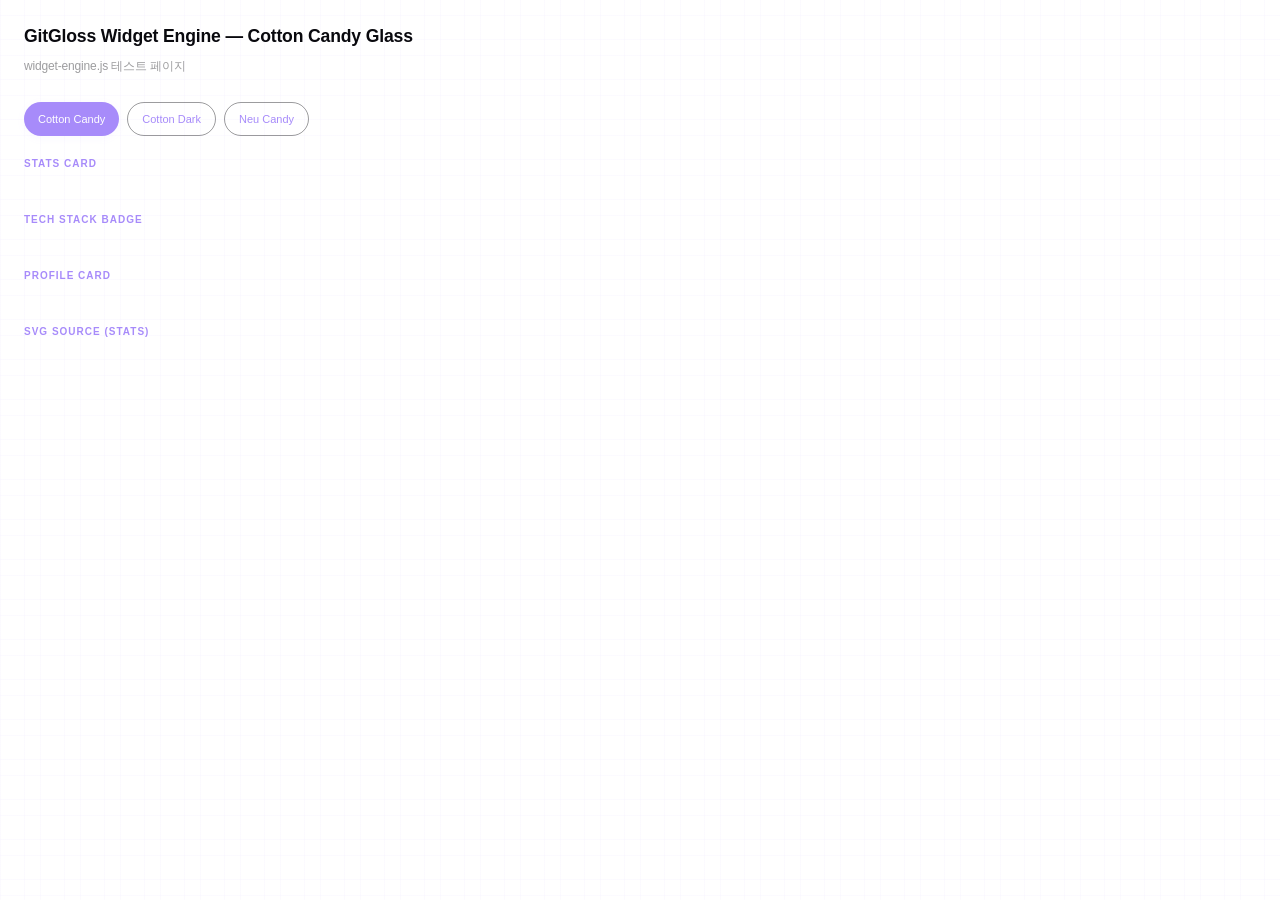
<file: test.html>
<!DOCTYPE html>
<html lang="ko">
<head>
  <meta charset="UTF-8">
  <meta name="viewport" content="width=device-width, initial-scale=1.0">
  <title>Widget Engine — Cotton Candy Glass Test</title>
  <link rel="stylesheet" href="assets/css/style.css">
  <style>
    body { margin: 24px; }
    h1 { font-size: 1.1rem; margin-bottom: 6px; color: var(--gg-text); }
    .subtitle { font-size: 12px; color: var(--gg-text-hint); margin-bottom: 24px; }
    .test-section { margin-bottom: 32px; }
    .test-label {
      font-size: 10px; font-weight: 700; letter-spacing: .1em;
      text-transform: uppercase; color: var(--gg-pink);
      margin-bottom: 10px;
    }
    #out {
      padding: 20px;
      background: var(--glass-bg-light);
      border: 0.5px solid var(--glass-border);
      border-radius: 16px;
      display: inline-block;
      backdrop-filter: blur(20px);
    }
    pre {
      margin-top: 12px; padding: 14px;
      background: var(--gg-bg-dark);
      color: var(--gg-text-on-dark);
      border-radius: 10px; font-size: 11px;
      overflow: auto; max-width: 100%;
      font-family: var(--font-mono);
    }
    .theme-switcher { display: flex; gap: 8px; margin-bottom: 16px; }
  </style>
</head>
<body>
  <h1>GitGloss Widget Engine — Cotton Candy Glass</h1>
  <p class="subtitle">widget-engine.js 테스트 페이지</p>

  <div class="theme-switcher">
    <button class="btn-primary" style="padding:6px 14px;font-size:11px" onclick="renderAll('cotton-candy')">Cotton Candy</button>
    <button class="btn-ghost" style="padding:6px 14px;font-size:11px" onclick="renderAll('cotton-dark')">Cotton Dark</button>
    <button class="btn-ghost" style="padding:6px 14px;font-size:11px" onclick="renderAll('neumorphic-candy')">Neu Candy</button>
  </div>

  <div class="test-section">
    <div class="test-label">Stats Card</div>
    <div id="out-stats" aria-live="polite"></div>
  </div>

  <div class="test-section">
    <div class="test-label">Tech Stack Badge</div>
    <div id="out-badge" aria-live="polite"></div>
  </div>

  <div class="test-section">
    <div class="test-label">Profile Card</div>
    <div id="out-profile" aria-live="polite"></div>
  </div>

  <div class="test-section">
    <div class="test-label">SVG Source (Stats)</div>
    <pre id="snippet"></pre>
  </div>

  <script src="assets/js/common.js"></script>
  <script src="assets/js/widget-engine.js"></script>
  <script>
    function renderAll(theme) {
      const stats = generateStatsSVG({ username: 'octocat', stars: 2847, commits: 1203, repos: 42, themeName: theme });
      const badge = generateBadgeSVG({ techs: ['React', 'TypeScript', 'Next.js', 'Node.js', 'Rust'], themeName: theme });
      const profile = generateProfileSVG({ username: 'octocat', name: 'The Octocat', bio: 'GitHub mascot & open source enthusiast', themeName: theme });

      document.getElementById('out-stats').innerHTML = stats;
      document.getElementById('out-badge').innerHTML = badge;
      document.getElementById('out-profile').innerHTML = profile;
      document.getElementById('snippet').textContent = stats.slice(0, 600) + (stats.length > 600 ? '\n…' : '');
    }

    renderAll('cotton-candy');
  </script>
</body>
</html>
</file>
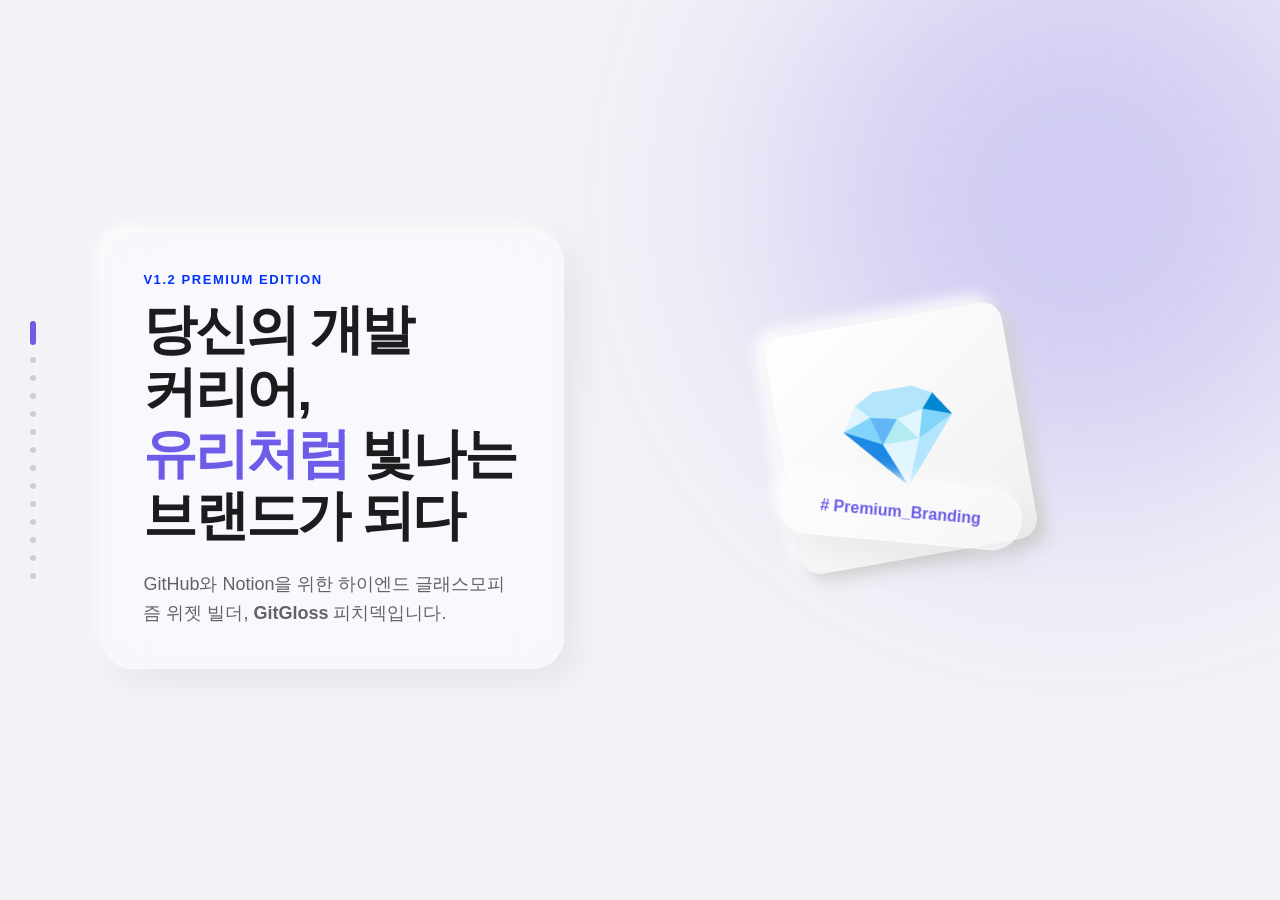
<file: docs/pitchdeck/gitgloss_deck_v.1.2.html>
<!DOCTYPE html>
<html lang="ko">
<head>
  <meta charset="UTF-8">
  <meta name="viewport" content="width=device-width, initial-scale=1.0">
  <title>GitGloss | Premium Identity Studio Pitch Deck</title>
  <style>
    :root {
      /* iOS & Toss Style System + Brand Identity */
      --primary-v: #6C5CE7; /* Electric Violet */
      --primary-b: #0033FF; /* Hyper Blue */
      --sub-mint: #00D2AD;
      --sub-pink: #FF2D55;
      --sub-amber: #FF9F0A;
      
      --bg: #F2F2F7;
      --glass: rgba(255, 255, 255, 0.45);
      --glass-heavy: rgba(255, 255, 255, 0.75);
      --blur: blur(30px) saturate(180%);
      --border: 1px solid rgba(255, 255, 255, 0.5);
      --shadow: 0 10px 40px rgba(0, 0, 0, 0.08);
      --shadow-25d: 12px 12px 35px rgba(0, 0, 0, 0.06), -6px -6px 15px rgba(255, 255, 255, 0.9);
      
      --text-t1: #1C1C1E;
      --text-t2: #636366;
      --radius-lg: 32px;
      --radius-md: 20px;
    }

    * { box-sizing: border-box; margin: 0; padding: 0; -webkit-font-smoothing: antialiased; }
    body { background-color: var(--bg); font-family: 'SF Pro Display', 'Pretendard', sans-serif; color: var(--text-t1); overflow: hidden; }

    /* Scroll Container */
    .deck { height: 100vh; overflow-y: scroll; scroll-snap-type: y mandatory; scroll-behavior: smooth; }
    section { height: 100vh; scroll-snap-align: start; position: relative; display: flex; align-items: center; padding: 0 8%; overflow: hidden; }

    /* Glass Elements */
    .glass { background: var(--glass); backdrop-filter: var(--blur); -webkit-backdrop-filter: var(--blur); border: var(--border); border-radius: var(--radius-lg); box-shadow: var(--shadow-25d); z-index: 10; padding: 40px; }
    .glass-dark { background: var(--glass-heavy); backdrop-filter: var(--blur); border-radius: var(--radius-md); border: var(--border); }
    .glass-card { background: var(--glass); backdrop-filter: var(--blur); border: var(--border); border-radius: var(--radius-md); padding: 32px; box-shadow: var(--shadow); z-index: 1; }

    /* Typography */
    .label { font-size: 13px; font-weight: 800; color: var(--primary-b); text-transform: uppercase; letter-spacing: 0.12em; margin-bottom: 12px; display: block; }
    .h-title { font-size: clamp(34px, 4.2vw, 54px); font-weight: 900; line-height: 1.15; letter-spacing: -0.05em; margin-bottom: 24px; word-break: keep-all; }
    .h-title span.v { color: var(--primary-v); }
    .h-title span.b { color: var(--primary-b); }
    .p-body { font-size: 18px; color: var(--text-t2); line-height: 1.6; max-width: 650px; }

    /* UI & Grid */
    .grid-2 { display: grid; grid-template-columns: 1fr 1.2fr; gap: 60px; width: 100%; align-items: center; }
    .grid-4 { display: grid; grid-template-columns: repeat(4, 1fr); gap: 20px; width: 100%; }
    .icon-25d { width: 80px; height: 80px; background: linear-gradient(145deg, #ffffff, #f0f0f0); border-radius: 20px; box-shadow: 8px 8px 16px #d1d1d1, -8px -8px 16px #ffffff; display: flex; align-items: center; justify-content: center; font-size: 32px; margin-bottom: 24px; }
    
    .mockup { border-radius: 18px; box-shadow: var(--shadow-25d); background: #fff; overflow: hidden; border: 1px solid #E1E4E8; position: relative; }
    .gh-header { background: #24292E; height: 40px; display: flex; align-items: center; padding: 0 15px; gap: 8px; }
    .gh-dot { width: 8px; height: 8px; border-radius: 50%; background: #4B5157; }

    /* SWOT & Map */
    .swot-grid { display: grid; grid-template-columns: 1fr 1fr; gap: 16px; width: 100%; }
    .map-container { width: 100%; height: 400px; position: relative; border-left: 2px solid var(--text-t2); border-bottom: 2px solid var(--text-t2); margin-top: 40px; }
    .dot-map { position: absolute; width: 12px; height: 12px; border-radius: 50%; background: var(--text-t2); }
    .dot-map.main { background: var(--primary-b); width: 24px; height: 24px; box-shadow: 0 0 20px var(--primary-b); z-index: 10; }

    /* Background Decorations */
    .blob { position: absolute; border-radius: 50%; filter: blur(120px); opacity: 0.25; z-index: 0; pointer-events: none; }
    
    /* Navigation */
    nav { position: fixed; left: 30px; top: 50%; transform: translateY(-50%); z-index: 100; display: flex; flex-direction: column; gap: 12px; }
    nav a { width: 6px; height: 6px; border-radius: 50%; background: rgba(0,0,0,0.15); transition: 0.4s; text-decoration: none; }
    nav a.on { height: 24px; border-radius: 3px; background: var(--primary-v); }
  </style>
</head>
<body>

  <nav id="nav">
    <a href="#s1" class="on"></a><a href="#s2"></a><a href="#s3"></a><a href="#s4"></a>
    <a href="#s5"></a><a href="#s6"></a><a href="#s7"></a><a href="#s8"></a>
    <a href="#s9"></a><a href="#s10"></a><a href="#s11"></a><a href="#s12"></a>
    <a href="#s13"></a><a href="#s14"></a>
  </nav>

  <main class="deck">
    
    <section id="s1">
      <div class="blob" style="width:600px; height:600px; background:var(--primary-v); top:-100px; right:-100px;"></div>
      <div class="grid-2">
        <div class="glass">
          <span class="label">v1.2 Premium Edition</span>
          <h1 class="h-title">당신의 개발 커리어,<br><span class="v">유리처럼</span> 빛나는<br>브랜드가 되다</h1>
          <p class="p-body">GitHub와 Notion을 위한 하이엔드 글래스모피즘 위젯 빌더, <b>GitGloss</b> 피치덱입니다.</p>
        </div>
        <div style="display:flex; justify-content:center; align-items:center; position:relative;">
          <div class="icon-25d" style="width:240px; height:240px; font-size:100px; transform: rotate(-10deg);">💎</div>
          <div class="glass" style="position:absolute; padding:20px 40px; bottom:40px; transform: rotate(5deg);">
            <span style="font-weight:900; color:var(--primary-v);"># Premium_Branding</span>
          </div>
        </div>
      </div>
    </section>

    <section id="s2" style="background:#fff;">
      <div class="grid-2">
        <div>
          <span class="label">The Logic of Branding</span>
          <h1 class="h-title">왜 GenZ 개발자는<br><span class="b">'깃꾸'</span>에 열광할까요?</h1>
          <p class="p-body">디지털 네이티브에게 깃허브는 단순한 저장소가 아닙니다. 나를 증명하는 <b>'디지털 자아'</b>의 확장이며, 성장을 전시하는 가장 세련된 방식입니다.</p>
        </div>
        <div class="glass-card">
          <div style="margin-bottom: 24px;">
            <h3 style="font-size: 18px; margin-bottom: 8px;">소비 트렌드: Value Shot</h3>
            <p style="font-size: 15px; color: var(--text-t2);">본인의 전문성을 시각적으로 즉각 증명하는 도구에 투자</p>
          </div>
          <div style="margin-bottom: 24px;">
            <h3 style="font-size: 18px; margin-bottom: 8px;">셀프 브랜딩: Identity Tool</h3>
            <p style="font-size: 15px; color: var(--text-t2);">다꾸 문화가 IT 생태계로 전이된 '깃꾸' 현상</p>
          </div>
          <div class="glass-dark" style="padding: 20px; border-radius: 12px; background: rgba(0,51,255,0.05);">
            <p style="font-size: 14px; font-weight: 700; color: var(--primary-b);">"잘 꾸며진 깃허브는 연봉 협상의 첫 번째 무기입니다"</p>
          </div>
        </div>
      </div>
    </section>

    <section id="s3">
      <div class="grid-2">
        <div class="mockup" style="height:350px; background:#F6F8FA;">
          <div class="gh-header"><div class="gh-dot"></div><div class="gh-dot"></div><div class="gh-dot"></div></div>
          <div style="padding:40px; color:#D1D5DA; font-family:monospace; line-height:1.8;">
            # My Profile<br>
            - Java, Spring, React<br>
            - 3 Projects done.<br>
            [Dull text here...]
          </div>
          <div style="position:absolute; top:20%; right:20px; transform:rotate(10deg);" class="glass">
             <span style="font-weight:900; color:var(--sub-pink);">BORING ❌</span>
          </div>
        </div>
        <div>
          <span class="label">The Pain Point</span>
          <h1 class="h-title">아무도 읽지 않는<br>텍스트 중심의 프로필</h1>
          <p class="p-body">현재의 깃허브 프로필은 정보를 나열할 뿐, 감동을 주지 못합니다. 수동으로 마크다운을 수정하는 번거로움은 브랜딩의 진입장벽이 됩니다.</p>
        </div>
      </div>
    </section>

    <section id="s4" style="background:var(--primary-b);">
      <div style="text-align:center; color:#fff; width:100%;">
        <span class="label" style="color:rgba(255,255,255,0.7);">The Solution</span>
        <h1 class="h-title" style="color:#fff;">코드 한 줄 없이,<br><span>스튜디오급 퀄리티</span>를 완성하세요</h1>
        <div class="grid-2" style="margin-top:50px; text-align:left;">
          <div class="glass" style="background:rgba(255,255,255,0.1); border-color:rgba(255,255,255,0.2);">
            <div class="icon-25d">🎨</div>
            <h3 style="color:#fff; margin-bottom:10px;">Visual Builder</h3>
            <p style="font-size:14px; opacity:0.8;">실시간 프리뷰를 보며 드래그로 위젯을 구성합니다.</p>
          </div>
          <div class="glass" style="background:rgba(255,255,255,0.1); border-color:rgba(255,255,255,0.2);">
            <div class="icon-25d">✨</div>
            <h3 style="color:#fff; margin-bottom:10px;">Glassmorphism</h3>
            <p style="font-size:14px; opacity:0.8;">iOS 감성의 깊이감 있는 유리알 디자인을 제공합니다.</p>
          </div>
        </div>
      </div>
    </section>

    <section id="s5" style="background:#fff;">
      <div class="grid-2">
        <div>
          <span class="label">GitHub Environment</span>
          <h1 class="h-title">GitHub의 모든 영역을<br><span class="b">커스터마이징</span></h1>
          <p class="p-body">README 상단의 Hero 섹션부터, 사이드바의 Bio 뱃지까지. GitGloss는 마크다운 환경에 최적화된 SVG 위젯을 렌더링합니다.</p>
        </div>
        <div class="mockup" style="height:480px;">
           <div class="gh-header"><div class="gh-dot"></div><div style="font-size:10px; color:#888; margin-left:10px;">github.com/developer</div></div>
           <div style="padding:20px; display:flex; gap:20px;">
              <div style="width:140px; border-right:1px solid #EEE; padding-right:10px;">
                 <div style="width:100px; height:100px; border-radius:50%; background:#F2F2F7; margin-bottom:15px;"></div>
                 <div class="glass-dark" style="height:30px; margin-bottom:5px;"></div>
                 <div class="glass-dark" style="height:30px;"></div>
              </div>
              <div style="flex:1;">
                 <div class="glass" style="height:150px; border-color:var(--primary-v); display:flex; align-items:center; justify-content:center;">
                    <h4 style="color:var(--primary-v); font-weight:900;">2.5D GLASS HERO</h4>
                 </div>
                 <div style="display:grid; grid-template-columns:1fr 1fr; gap:10px; margin-top:15px;">
                    <div class="glass-dark" style="height:80px;"></div>
                    <div class="glass-dark" style="height:80px;"></div>
                 </div>
              </div>
           </div>
        </div>
      </div>
    </section>

    <section id="s6">
       <div class="grid-2">
          <div class="mockup" style="height:400px; padding:30px; background:#fff; border-left:12px solid var(--sub-amber);">
             <div class="icon-25d" style="background:var(--bg);">📒</div>
             <h3 style="font-size:24px; margin-bottom:15px;">Notion Portfolio</h3>
             <div class="glass-dark" style="height:120px; border-color:var(--sub-amber); display:flex; align-items:center; justify-content:center;">
                <span style="font-size:12px; font-weight:800; color:var(--sub-amber);">Embed: Identity_Card.svg</span>
             </div>
          </div>
          <div>
            <span class="label">Notion Integration</span>
            <h1 class="h-title">문서를 넘어선<br><span>포트폴리오 경험</span></h1>
            <p class="p-body">노션 임베드 기능을 통해 실시간 동기화되는 글래스 위젯을 삽입하세요. 텍스트뿐이던 페이지가 전문 웹사이트로 변모합니다.</p>
          </div>
       </div>
    </section>

    <section id="s7" style="background:#fff;">
      <div style="width:100%;">
        <span class="label">Product MVP</span>
        <h1 class="h-title" style="text-align:center;">디자이너의 감각을<br><span>드래그 앤 드롭</span>으로</h1>
        <div class="glass-dark" style="width:100%; height:450px; margin-top:30px; display:flex; overflow:hidden; border: 8px solid #1c1c1e;">
           <div style="width:220px; background:#F9F9FB; border-right:1px solid #EEE; padding:20px;">
              <div class="label" style="font-size:10px;">Theme Selection</div>
              <div class="glass" style="height:40px; margin-bottom:10px; padding:0 10px; display:flex; align-items:center; font-size:12px;">Crystal Clear</div>
              <div class="glass" style="height:40px; border-color:var(--primary-b); padding:0 10px; display:flex; align-items:center; font-size:12px;">Hyper Blue</div>
           </div>
           <div style="flex:1; padding:40px; background:#FFF; display:flex; align-items:center; justify-content:center;">
              <div class="glass" style="width:80%; height:200px; border-color:var(--primary-b); border-width:2px; display:flex; align-items:center; justify-content:center;">
                 <div class="icon-25d" style="margin:0; margin-right:20px;">🚀</div>
                 <div>
                    <h2 style="font-size:24px;">Yeji Lim</h2>
                    <p style="font-size:14px; color:var(--text-t2);">UI/UX Designer</p>
                 </div>
              </div>
           </div>
           <div style="width:250px; background:#F2F2F7; border-left:1px solid #EEE; padding:20px;">
              <div class="label" style="font-size:10px;">Generated Code</div>
              <div style="background:#1C1C1E; color:#7EE787; font-family:monospace; font-size:11px; padding:15px; border-radius:10px; height:300px;">
                 &lt;img src="https://gitgloss.com/api/..." /&gt;
              </div>
           </div>
        </div>
      </div>
    </section>

    <section id="s8">
       <div class="grid-2">
          <div>
            <span class="label">Market Opportunity</span>
            <h1 class="h-title">급성장하는<br><span>'퍼스널 브랜딩'</span> 시장</h1>
            <p class="p-body">전 세계 1억 명의 GitHub 사용자. GitGloss는 그중 자신의 가치를 시각적으로 증명하고 싶어 하는 모든 이를 타겟팅합니다.</p>
          </div>
          <div style="display:flex; flex-direction:column; gap:20px;">
             <div class="glass-dark" style="padding:30px; border-left:8px solid var(--primary-b);">
                <span class="label">TAM</span>
                <h3 style="font-size:24px;">Global Developers (100M+)</h3>
             </div>
             <div class="glass-dark" style="padding:30px; border-left:8px solid var(--primary-v); margin-left:30px;">
                <span class="label">SAM</span>
                <h3 style="font-size:24px;">Portfolio Creators (15M+)</h3>
             </div>
             <div class="glass-dark" style="padding:30px; border-left:8px solid var(--sub-mint); margin-left:60px;">
                <span class="label">SOM</span>
                <h3 style="font-size:24px;">Active Git-Kku Users (1M+)</h3>
             </div>
          </div>
       </div>
    </section>

    <section id="s9" style="background:#fff;">
      <div style="width:100%;">
        <span class="label">Strategic Analysis</span>
        <h1 class="h-title">위기를 기회로 바꾸는<br><span>전략적 접근 (SWOT)</span></h1>
        <div class="swot-grid" style="margin-top:30px;">
          <div class="glass" style="border-top:8px solid var(--sub-mint);">
            <h3 style="color:var(--sub-mint); margin-bottom:12px;">Strengths</h3>
            <p style="font-size:14px; color:var(--text-t2);">• 독보적인 iOS 감성 UI 라이브러리<br>• 노코드 기반의 압도적 편의성<br>• SVG 기반의 고해상도 렌더링</p>
          </div>
          <div class="glass" style="border-top:8px solid var(--sub-pink);">
            <h3 style="color:var(--sub-pink); margin-bottom:12px;">Weaknesses</h3>
            <p style="font-size:14px; color:var(--text-t2);">• 초기 서비스의 인지도 부족<br>• 깃허브 마크다운 제한 사항 준수</p>
          </div>
          <div class="glass" style="border-top:8px solid var(--primary-b);">
            <h3 style="color:var(--primary-b); margin-bottom:12px;">Opportunities</h3>
            <p style="font-size:14px; color:var(--text-t2);">• GenZ 개발자의 브랜딩 시장 확대<br>• 노션 포트폴리오 시장 급성장</p>
          </div>
          <div class="glass" style="border-top:8px solid var(--sub-amber);">
            <h3 style="color:var(--sub-amber); margin-bottom:12px;">Threats</h3>
            <p style="font-size:14px; color:var(--text-t2);">• 유사 오픈소스 서비스의 추격<br>• 깃허브 프로필 자체 기능 고도화</p>
          </div>
        </div>
      </div>
    </section>

    <section id="s10">
      <div style="width:100%;">
        <span class="label">Market Positioning</span>
        <h1 class="h-title">성능 중심의 도구에서<br><span>미학 중심의 스튜디오</span>로</h1>
        <div class="map-container">
          <span style="position:absolute; top:-30px; left:50%; transform:translateX(-50%); font-weight:800; color:var(--primary-v);">High Aesthetic (미학)</span>
          <span style="position:absolute; bottom:-30px; left:50%; transform:translateX(-50%); font-weight:800; color:var(--text-t2);">Functional Only (기능)</span>
          
          <div class="dot-map" style="top: 80%; left: 20%;" title="Shields.io"></div>
          <span style="position:absolute; top:82%; left:22%; font-size:12px;">Shields.io</span>
          
          <div class="dot-map" style="top: 60%; left: 60%;" title="Readme.so"></div>
          <span style="position:absolute; top:62%; left:62%; font-size:12px;">Readme.so</span>
          
          <div style="position:absolute; top:10%; right:10%; width:160px; height:160px; background:rgba(108,92,231,0.05); border-radius:50%; border:2px dashed var(--primary-v);"></div>
          <div class="dot-map main" style="top: 20%; right: 20%;"></div>
          <span style="position:absolute; top:20%; right:25%; font-size:18px; font-weight:900; color:var(--primary-v);">✦ GitGloss</span>
        </div>
      </div>
    </section>

    <section id="s11" style="background:#fff;">
      <div style="width: 100%;">
        <span class="label">Business Model</span>
        <h1 class="h-title">지속 가능한<br><span>성장 엔진</span></h1>
        <div class="grid-4" style="margin-top: 40px;">
          <div class="glass" style="text-align:center; padding:30px;">
            <h3 style="font-size:16px;">Starter</h3>
            <p style="font-size:28px; font-weight:900; margin:15px 0;">Free</p>
            <p style="font-size:12px; color:var(--text-t2);">기본 위젯 & 뱃지</p>
          </div>
          <div class="glass" style="text-align:center; padding:30px; border-color:var(--primary-b); transform: scale(1.05);">
            <h3 style="font-size:16px; color:var(--primary-b);">Pro</h3>
            <p style="font-size:28px; font-weight:900; margin:15px 0;">$4.99</p>
            <p style="font-size:12px; color:var(--text-t2);">고급 글래스 위젯</p>
          </div>
          <div class="glass" style="text-align:center; padding:30px;">
            <h3 style="font-size:16px;">Market</h3>
            <p style="font-size:28px; font-weight:900; margin:15px 0;">Fee</p>
            <p style="font-size:12px; color:var(--text-t2);">테마 판매 수수료</p>
          </div>
          <div class="glass" style="text-align:center; padding:30px;">
            <h3 style="font-size:16px;">B2B</h3>
            <p style="font-size:28px; font-weight:900; margin:15px 0;">Custom</p>
            <p style="font-size:12px; color:var(--text-t2);">기업용 테크 블로그</p>
          </div>
        </div>
      </div>
    </section>

    <section id="s12">
      <div>
        <span class="label">Future Vision</span>
        <h1 class="h-title">개발자의 모든 순간을<br><span>기록하고 전시</span>합니다</h1>
        <div style="position:relative; padding-left:40px; border-left:3px solid var(--primary-v);">
          <div style="margin-bottom:40px;">
            <h3 style="font-size:22px; color:var(--primary-v);">2025.Q3: Premium Launch</h3>
            <p class="p-body">iOS 18 감성의 위젯 세트 50종 출시 및 노션 임베드 공식 지원</p>
          </div>
          <div style="margin-bottom:40px;">
            <h3 style="font-size:22px; color:var(--primary-v);">2026.Q1: AI Branding</h3>
            <p class="p-body">사용자의 커밋 로그를 분석하여 어울리는 디자인 자동 추천</p>
          </div>
          <div>
            <h3 style="font-size:22px; color:var(--primary-v);">2026.Q3: Global Marketplace</h3>
            <p class="p-body">전 세계 디자이너들이 위젯 테마를 판매하는 오픈 생태계 구축</p>
          </div>
        </div>
      </div>
    </section>

    <section id="s13" style="background:var(--primary-b);">
      <div style="text-align:center; color:#fff; width:100%;">
        <h1 class="h-title" style="color:#fff; font-size:64px; margin-bottom:20px;">Let's Gloss Your Career</h1>
        <p style="font-size:22px; opacity:0.8; margin-bottom:60px;">함께 새로운 개발 문화를 만들어갈 파트너를 찾습니다.</p>
        <div class="glass" style="background:rgba(255,255,255,0.1); border:1px solid rgba(255,255,255,0.2); display:inline-block; padding:30px 80px;">
          <h3 style="font-size:28px; letter-spacing:-0.02em;">임예지 | image4362@gmail.com</h3>
        </div>
      </div>
    </section>

    <section id="s14">
      <div class="blob" style="width:800px; height:800px; background:var(--primary-v); bottom:-200px; left:-200px;"></div>
      <div style="text-align:center; width:100%;">
        <div class="icon-25d" style="margin: 0 auto 40px; width:120px; height:120px; font-size:60px;">💎</div>
        <h1 class="h-title">경청해주셔서 감사합니다</h1>
        <p class="p-body" style="margin: 0 auto;"><b>GitGloss</b>: The New Standard of Developer Identity</p>
      </div>
    </section>

  </main>

  <script>
    const nav = document.getElementById('nav');
    const dots = nav.querySelectorAll('a');
    const deck = document.querySelector('.deck');
    const sections = document.querySelectorAll('section');

    deck.onscroll = () => {
      let current = "";
      sections.forEach((section) => {
        const sectionTop = section.offsetTop;
        if (deck.scrollTop >= sectionTop - window.innerHeight / 2) {
          current = section.getAttribute("id");
        }
      });

      dots.forEach((a) => {
        a.classList.remove("on");
        if (a.getAttribute("href") === `#${current}`) {
          a.classList.add("on");
        }
      });
    };
  </script>
</body>
</html>
</file>
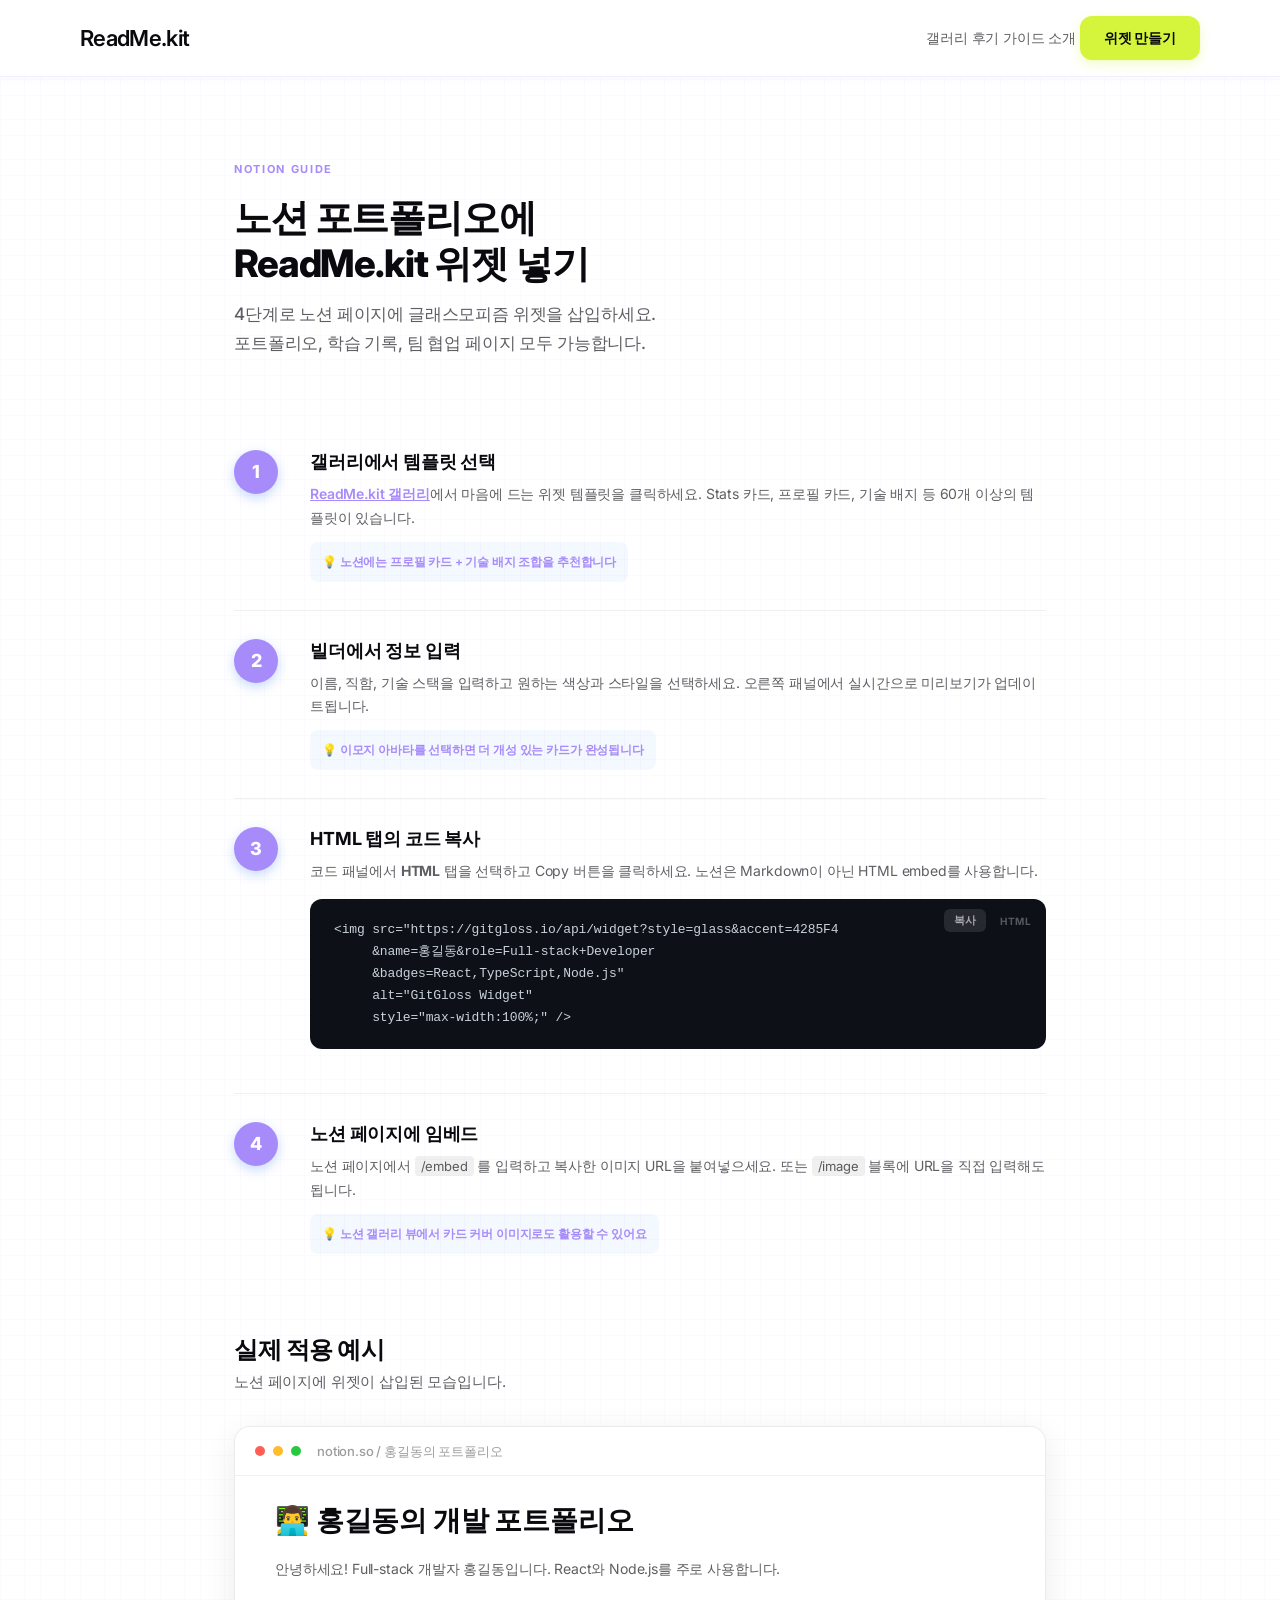
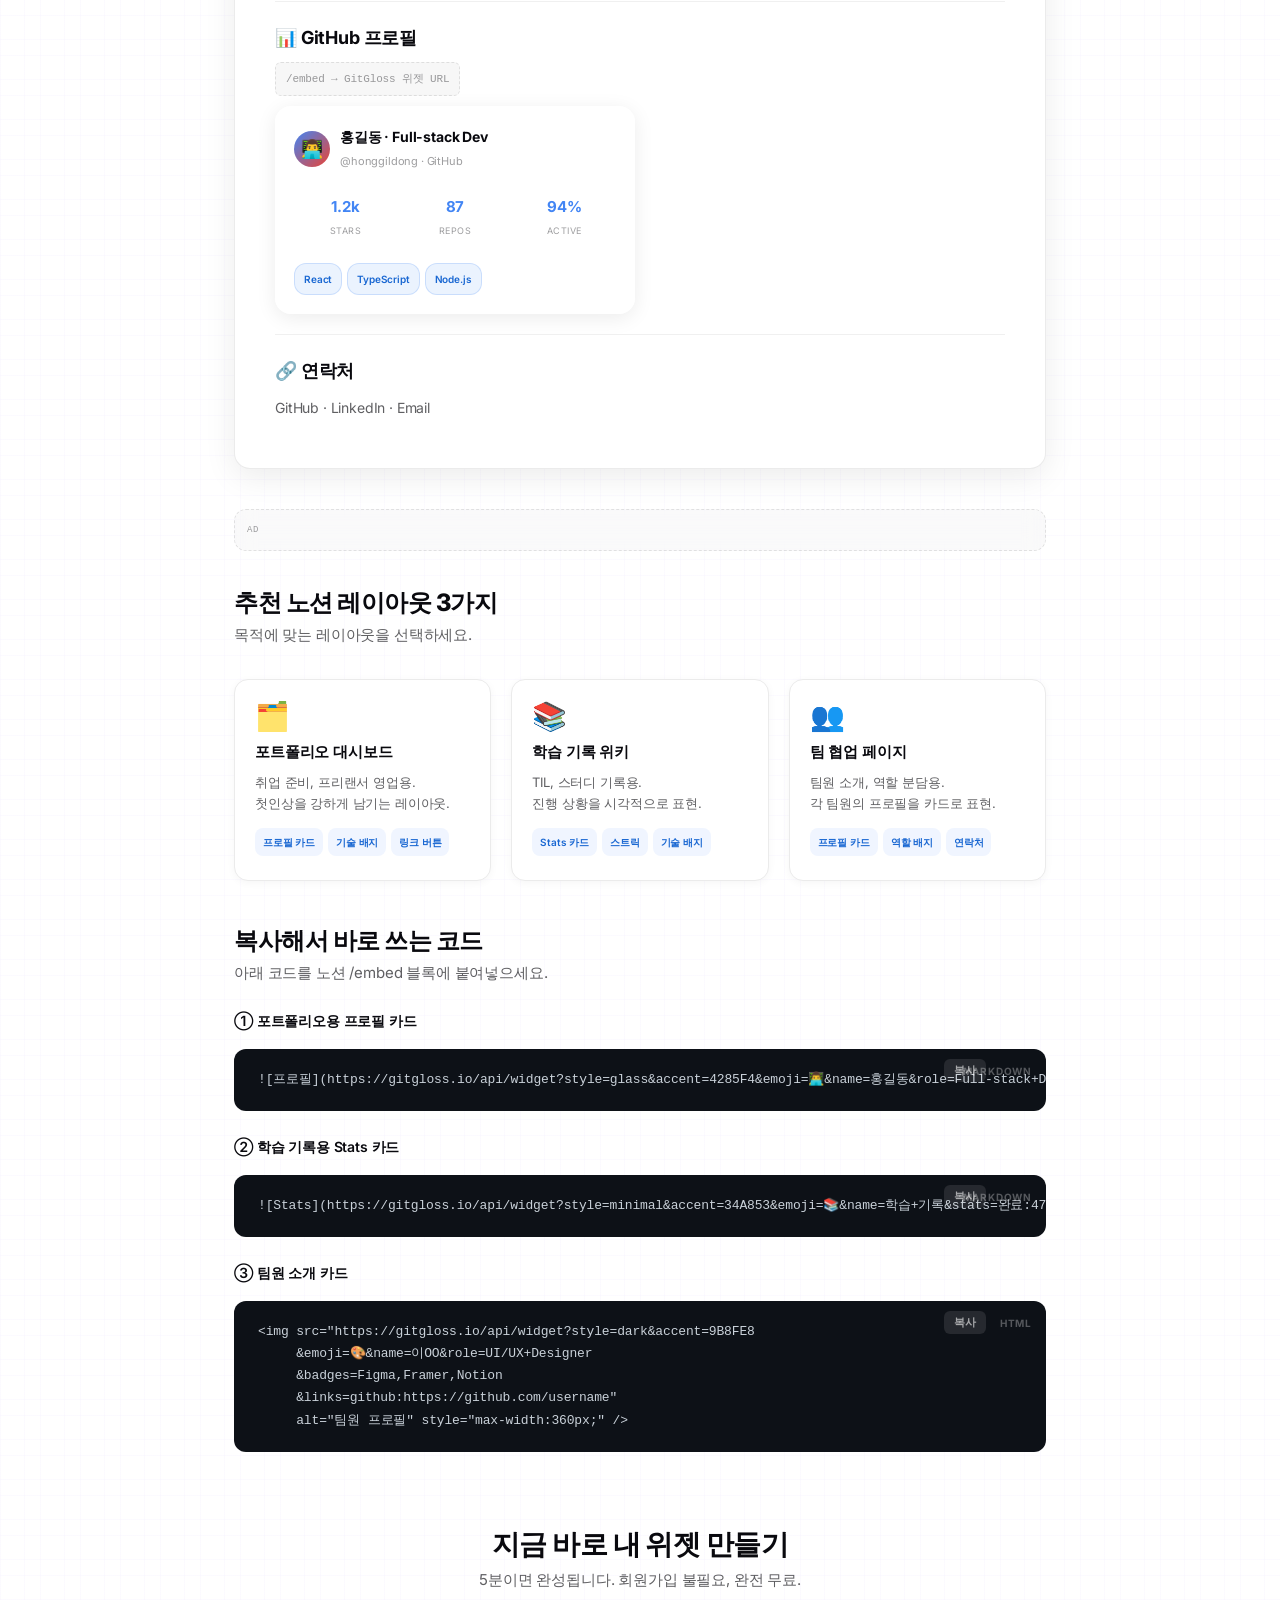
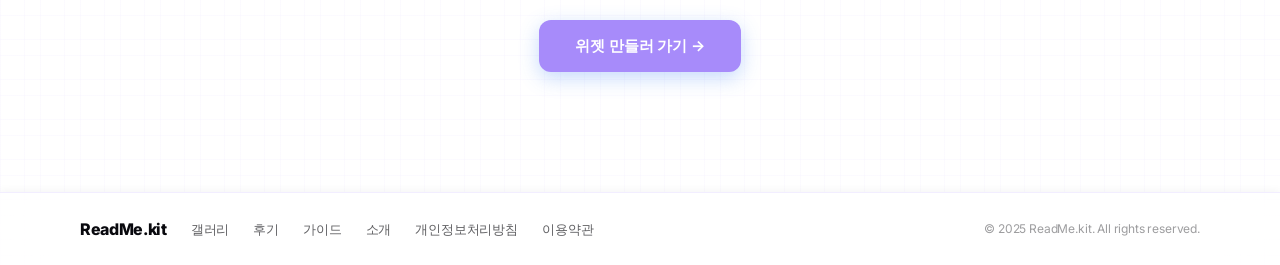
<file: docs/showcase/notion-portfolio.html>
<!DOCTYPE html>
<html lang="ko">
<head>
  <meta charset="UTF-8">
  <meta name="viewport" content="width=device-width, initial-scale=1.0">
  <meta name="naver-site-verification" content="d3cf9f8cacf2d3e321857160ba601cabeebcd3ba" />
  <title>노션 포트폴리오에 ReadMe.kit 위젯 넣는 방법 — 단계별 가이드</title>
  <meta name="description" content="노션 페이지에 ReadMe.kit 글래스모피즘 위젯을 삽입하는 방법. 포트폴리오, 학습 기록, 팀 협업 페이지 적용 예시.">
  <meta name="keywords" content="노션 포트폴리오, ReadMe.kit 노션, GitHub 위젯 노션, 개발자 포트폴리오">
  <link rel="preconnect" href="https://fonts.googleapis.com">
  <link href="https://fonts.googleapis.com/css2?family=Inter:wght@400;500;600;700;800&display=swap" rel="stylesheet">
  <link rel="stylesheet" href="../../assets/css/style.css">
  <style>
    * { font-family: 'Inter', sans-serif; }

    .page-wrap { max-width: 860px; margin: 0 auto; padding: 80px 24px 120px; }

    .page-eyebrow { font-size: 11px; font-weight: 700; letter-spacing: .15em; text-transform: uppercase; color: var(--google-blue); margin-bottom: 14px; }
    .page-title   { font-size: 38px; font-weight: 800; color: var(--text-main); letter-spacing: -.03em; margin-bottom: 14px; line-height: 1.2; }
    .page-desc    { font-size: 17px; color: var(--text-sub); line-height: 1.7; max-width: 600px; margin-bottom: 64px; font-weight: 500; }

    /* 스텝 */
    .steps { display: flex; flex-direction: column; gap: 0; margin-bottom: 56px; }
    .step  { display: grid; grid-template-columns: 56px 1fr; gap: 20px; padding: 28px 0; border-bottom: 1px solid rgba(0,0,0,.06); }
    .step:last-child { border-bottom: none; }
    .step-num {
      width: 44px; height: 44px;
      background: var(--google-blue);
      color: #fff;
      border-radius: 50%;
      display: flex; align-items: center; justify-content: center;
      font-size: 18px; font-weight: 800;
      flex-shrink: 0;
      box-shadow: 0 4px 12px rgba(66,133,244,.3);
    }
    .step-title { font-size: 18px; font-weight: 700; color: var(--text-main); margin-bottom: 8px; }
    .step-desc  { font-size: 14px; color: var(--text-sub); line-height: 1.7; margin-bottom: 12px; }
    .step-tip   { font-size: 12px; color: var(--google-blue); background: rgba(66,133,244,.06); border-radius: 8px; padding: 8px 12px; display: inline-block; font-weight: 600; }

    /* 코드 블록 */
    .code-block {
      background: #0d1117;
      border-radius: 12px;
      padding: 20px 24px;
      margin: 16px 0;
      position: relative;
      overflow-x: auto;
    }
    .code-block pre {
      margin: 0;
      font-family: 'Courier New', 'Fira Code', monospace;
      font-size: 13px;
      color: #c9d1d9;
      line-height: 1.7;
      white-space: pre;
    }
    .code-block .code-lang {
      position: absolute; top: 10px; right: 14px;
      font-size: 10px; font-weight: 700;
      color: rgba(255,255,255,.3);
      text-transform: uppercase; letter-spacing: .08em;
    }
    .copy-code-btn {
      position: absolute; top: 10px; right: 60px;
      background: rgba(255,255,255,.1);
      border: none; border-radius: 6px;
      color: rgba(255,255,255,.6);
      font-size: 11px; font-weight: 600;
      padding: 4px 10px; cursor: pointer;
      transition: background .15s;
    }
    .copy-code-btn:hover { background: rgba(255,255,255,.2); color: #fff; }

    /* 노션 목업 */
    .notion-mockup {
      background: #fff;
      border: 1px solid rgba(0,0,0,.08);
      border-radius: 16px;
      overflow: hidden;
      box-shadow: 0 8px 32px rgba(0,0,0,.08);
      margin: 32px 0;
    }
    .notion-topbar {
      background: #fff;
      border-bottom: 1px solid rgba(0,0,0,.06);
      padding: 12px 20px;
      display: flex; align-items: center; gap: 8px;
    }
    .notion-dot { width: 10px; height: 10px; border-radius: 50%; }
    .notion-title-bar { font-size: 13px; color: var(--text-hint); margin-left: 8px; font-weight: 500; }
    .notion-body { padding: 32px 40px; }
    .notion-page-title { font-size: 28px; font-weight: 800; color: var(--text-main); margin-bottom: 24px; }
    .notion-text { font-size: 14px; color: var(--text-sub); line-height: 1.8; margin-bottom: 16px; }
    .notion-h2 { font-size: 18px; font-weight: 700; color: var(--text-main); margin: 24px 0 12px; }
    .notion-divider { height: 1px; background: rgba(0,0,0,.06); margin: 20px 0; }
    .notion-embed-label {
      font-size: 11px; color: var(--text-hint);
      background: rgba(0,0,0,.03);
      border: 1px dashed rgba(0,0,0,.1);
      border-radius: 6px;
      padding: 4px 10px;
      display: inline-block;
      margin-bottom: 10px;
      font-family: monospace;
    }

    /* 미니 위젯 (노션 안에 들어가는) */
    .mini-widget {
      background: rgba(255,255,255,0.72);
      backdrop-filter: blur(20px);
      border: 1px solid rgba(255,255,255,0.6);
      border-radius: 16px;
      padding: 18px;
      box-shadow: 0 4px 20px rgba(0,0,0,.08);
      max-width: 360px;
    }
    .mini-header { display: flex; align-items: center; gap: 10px; margin-bottom: 14px; }
    .mini-avatar { width: 36px; height: 36px; border-radius: 50%; display: flex; align-items: center; justify-content: center; font-size: 18px; }
    .mini-name   { font-size: 14px; font-weight: 700; color: var(--text-main); }
    .mini-handle { font-size: 11px; color: var(--text-hint); }
    .mini-stats  { display: grid; grid-template-columns: repeat(3,1fr); gap: 6px; margin-bottom: 12px; }
    .mini-stat   { background: rgba(255,255,255,.85); border-radius: 8px; padding: 8px 4px; text-align: center; }
    .mini-val    { font-size: 15px; font-weight: 700; }
    .mini-lbl    { font-size: 9px; color: var(--text-hint); text-transform: uppercase; letter-spacing: .05em; }
    .mini-badges { display: flex; gap: 5px; flex-wrap: wrap; }
    .mini-badge  { padding: 3px 9px; border-radius: 12px; font-size: 10px; font-weight: 600; }

    /* 레이아웃 카드 3종 */
    .layouts-grid { display: grid; grid-template-columns: repeat(3,1fr); gap: 20px; margin: 32px 0 48px; }
    .layout-card {
      background: #fff;
      border: 1px solid #ebebeb;
      border-radius: 14px;
      padding: 24px 20px;
      box-shadow: 0 2px 8px rgba(0,0,0,.04);
    }
    .layout-icon  { font-size: 28px; margin-bottom: 12px; }
    .layout-title { font-size: 15px; font-weight: 700; color: var(--text-main); margin-bottom: 8px; }
    .layout-desc  { font-size: 13px; color: var(--text-sub); line-height: 1.6; margin-bottom: 14px; }
    .layout-tags  { display: flex; flex-wrap: wrap; gap: 5px; }
    .layout-tag   { font-size: 10px; font-weight: 600; padding: 2px 8px; border-radius: 8px; background: rgba(66,133,244,.08); color: #1967D2; }

    /* Before/After */
    .before-after { display: grid; grid-template-columns: 1fr 1fr; gap: 24px; margin: 32px 0 48px; }
    .compare-label { font-size: 11px; font-weight: 700; text-transform: uppercase; letter-spacing: .1em; margin-bottom: 12px; }
    .before-box { background: #f6f8fa; border: 1px solid #e1e4e8; border-radius: 12px; padding: 20px; font-family: monospace; font-size: 13px; color: #586069; }
    .after-box  { background: linear-gradient(135deg, rgba(66,133,244,.08), rgba(234,67,53,.05)); border: 1px solid rgba(66,133,244,.2); border-radius: 12px; padding: 20px; }

    /* 광고 슬롯 */
    .ad-slot { background: rgba(0,0,0,.02); border: 1px dashed rgba(0,0,0,.1); border-radius: 12px; padding: 20px; text-align: center; font-size: 12px; color: var(--text-hint); margin: 40px 0; position: relative; }
    .ad-slot::before { content: 'AD'; position: absolute; top: 8px; left: 12px; font-size: 9px; font-family: monospace; color: var(--text-hint); }

    /* CTA */
    .cta-section { text-align: center; padding: 64px 0 0; }
    .cta-title   { font-size: 28px; font-weight: 800; color: var(--text-main); margin-bottom: 12px; letter-spacing: -.02em; }
    .cta-desc    { font-size: 15px; color: var(--text-sub); margin-bottom: 28px; }
    .cta-btn     { display: inline-block; padding: 14px 36px; background: var(--google-blue); color: #fff; border-radius: 12px; font-size: 15px; font-weight: 700; text-decoration: none; box-shadow: 0 6px 20px rgba(66,133,244,.3); transition: transform .2s, box-shadow .2s; }
    .cta-btn:hover { transform: translateY(-2px); box-shadow: 0 10px 28px rgba(66,133,244,.4); }

    .section-title { font-size: 24px; font-weight: 800; color: var(--text-main); letter-spacing: -.02em; margin-bottom: 8px; }
    .section-desc  { font-size: 15px; color: var(--text-sub); margin-bottom: 24px; }

    @media (max-width: 768px) {
      .layouts-grid { grid-template-columns: 1fr; }
      .before-after { grid-template-columns: 1fr; }
      .page-title   { font-size: 26px; }
      .notion-body  { padding: 20px; }
    }
  </style>
</head>
<body>

  <nav class="nav">
    <a href="../../index.html" class="nav-logo">ReadMe.kit</a>
    <div class="nav-right">
      <a href="../../gallery.html" class="nav-link">갤러리</a>
      <a href="../../docs/showcase/reviews.html" class="nav-link">후기</a>
      <a href="../../docs/showcase/notion-portfolio.html" class="nav-link">가이드</a>
      <a href="../../about.html" class="nav-link">소개</a>
      <a href="../../builder.html" class="nav-cta">위젯 만들기</a>
    </div>
  </nav>

  <div class="page-wrap">

    <!-- 헤더 -->
    <p class="page-eyebrow">Notion Guide</p>
    <h1 class="page-title">노션 포트폴리오에<br>ReadMe.kit 위젯 넣기</h1>
    <p class="page-desc">
      4단계로 노션 페이지에 글래스모피즘 위젯을 삽입하세요.<br>
      포트폴리오, 학습 기록, 팀 협업 페이지 모두 가능합니다.
    </p>

    <!-- 단계별 가이드 -->
    <div class="steps">

      <div class="step">
        <div class="step-num">1</div>
        <div>
          <div class="step-title">갤러리에서 템플릿 선택</div>
          <div class="step-desc">
            <a href="../../gallery.html" style="color:var(--google-blue);font-weight:600;">ReadMe.kit 갤러리</a>에서
            마음에 드는 위젯 템플릿을 클릭하세요.
            Stats 카드, 프로필 카드, 기술 배지 등 60개 이상의 템플릿이 있습니다.
          </div>
          <span class="step-tip">💡 노션에는 프로필 카드 + 기술 배지 조합을 추천합니다</span>
        </div>
      </div>

      <div class="step">
        <div class="step-num">2</div>
        <div>
          <div class="step-title">빌더에서 정보 입력</div>
          <div class="step-desc">
            이름, 직함, 기술 스택을 입력하고 원하는 색상과 스타일을 선택하세요.
            오른쪽 패널에서 실시간으로 미리보기가 업데이트됩니다.
          </div>
          <span class="step-tip">💡 이모지 아바타를 선택하면 더 개성 있는 카드가 완성됩니다</span>
        </div>
      </div>

      <div class="step">
        <div class="step-num">3</div>
        <div>
          <div class="step-title">HTML 탭의 코드 복사</div>
          <div class="step-desc">
            코드 패널에서 <strong>HTML</strong> 탭을 선택하고 Copy 버튼을 클릭하세요.
            노션은 Markdown이 아닌 HTML embed를 사용합니다.
          </div>
          <div class="code-block">
            <span class="code-lang">HTML</span>
            <button class="copy-code-btn" onclick="navigator.clipboard.writeText(this.nextElementSibling.textContent);this.textContent='✓ 복사됨';setTimeout(()=>this.textContent='복사',2000)">복사</button>
            <pre>&lt;img src="https://gitgloss.io/api/widget?style=glass&amp;accent=4285F4
     &amp;name=홍길동&amp;role=Full-stack+Developer
     &amp;badges=React,TypeScript,Node.js"
     alt="GitGloss Widget"
     style="max-width:100%;" /&gt;</pre>
          </div>
        </div>
      </div>

      <div class="step">
        <div class="step-num">4</div>
        <div>
          <div class="step-title">노션 페이지에 임베드</div>
          <div class="step-desc">
            노션 페이지에서 <code style="background:rgba(0,0,0,.06);padding:2px 6px;border-radius:4px;font-size:13px;">/embed</code> 를 입력하고
            복사한 이미지 URL을 붙여넣으세요.
            또는 <code style="background:rgba(0,0,0,.06);padding:2px 6px;border-radius:4px;font-size:13px;">/image</code> 블록에 URL을 직접 입력해도 됩니다.
          </div>
          <span class="step-tip">💡 노션 갤러리 뷰에서 카드 커버 이미지로도 활용할 수 있어요</span>
        </div>
      </div>

    </div>

    <!-- 노션 목업 -->
    <h2 class="section-title">실제 적용 예시</h2>
    <p class="section-desc">노션 페이지에 위젯이 삽입된 모습입니다.</p>

    <div class="notion-mockup">
      <div class="notion-topbar">
        <div class="notion-dot" style="background:#ff5f57"></div>
        <div class="notion-dot" style="background:#febc2e"></div>
        <div class="notion-dot" style="background:#28c840"></div>
        <span class="notion-title-bar">notion.so / 홍길동의 포트폴리오</span>
      </div>
      <div class="notion-body">
        <div class="notion-page-title">👨‍💻 홍길동의 개발 포트폴리오</div>
        <div class="notion-text">안녕하세요! Full-stack 개발자 홍길동입니다. React와 Node.js를 주로 사용합니다.</div>
        <div class="notion-divider"></div>
        <div class="notion-h2">📊 GitHub 프로필</div>
        <div class="notion-embed-label">/embed → GitGloss 위젯 URL</div>
        <div class="mini-widget">
          <div class="mini-header">
            <div class="mini-avatar" style="background:linear-gradient(135deg,#4285F4,#EA4335)">👨‍💻</div>
            <div>
              <div class="mini-name">홍길동 · Full-stack Dev</div>
              <div class="mini-handle">@honggildong · GitHub</div>
            </div>
          </div>
          <div class="mini-stats">
            <div class="mini-stat"><div class="mini-val" style="color:#4285F4">1.2k</div><div class="mini-lbl">Stars</div></div>
            <div class="mini-stat"><div class="mini-val" style="color:#4285F4">87</div><div class="mini-lbl">Repos</div></div>
            <div class="mini-stat"><div class="mini-val" style="color:#4285F4">94%</div><div class="mini-lbl">Active</div></div>
          </div>
          <div class="mini-badges">
            <span class="mini-badge" style="background:rgba(66,133,244,.1);color:#1967D2;border:1px solid rgba(66,133,244,.2)">React</span>
            <span class="mini-badge" style="background:rgba(66,133,244,.1);color:#1967D2;border:1px solid rgba(66,133,244,.2)">TypeScript</span>
            <span class="mini-badge" style="background:rgba(66,133,244,.1);color:#1967D2;border:1px solid rgba(66,133,244,.2)">Node.js</span>
          </div>
        </div>
        <div class="notion-divider"></div>
        <div class="notion-h2">🔗 연락처</div>
        <div class="notion-text">GitHub · LinkedIn · Email</div>
      </div>
    </div>

    <!-- 광고 슬롯 -->
    <div class="ad-slot" data-size="728x90">
      <!-- Google AdSense — 콘텐츠 중간 -->
      <ins class="adsbygoogle"
           style="display:block"
           data-ad-client="ca-pub-REPLACE"
           data-ad-slot="REPLACE"
           data-ad-format="auto"
           data-full-width-responsive="true"></ins>
    </div>

    <!-- 추천 레이아웃 3종 -->
    <h2 class="section-title">추천 노션 레이아웃 3가지</h2>
    <p class="section-desc">목적에 맞는 레이아웃을 선택하세요.</p>

    <div class="layouts-grid">
      <div class="layout-card">
        <div class="layout-icon">🗂️</div>
        <div class="layout-title">포트폴리오 대시보드</div>
        <div class="layout-desc">
          취업 준비, 프리랜서 영업용.<br>
          첫인상을 강하게 남기는 레이아웃.
        </div>
        <div class="layout-tags">
          <span class="layout-tag">프로필 카드</span>
          <span class="layout-tag">기술 배지</span>
          <span class="layout-tag">링크 버튼</span>
        </div>
      </div>
      <div class="layout-card">
        <div class="layout-icon">📚</div>
        <div class="layout-title">학습 기록 위키</div>
        <div class="layout-desc">
          TIL, 스터디 기록용.<br>
          진행 상황을 시각적으로 표현.
        </div>
        <div class="layout-tags">
          <span class="layout-tag">Stats 카드</span>
          <span class="layout-tag">스트릭</span>
          <span class="layout-tag">기술 배지</span>
        </div>
      </div>
      <div class="layout-card">
        <div class="layout-icon">👥</div>
        <div class="layout-title">팀 협업 페이지</div>
        <div class="layout-desc">
          팀원 소개, 역할 분담용.<br>
          각 팀원의 프로필을 카드로 표현.
        </div>
        <div class="layout-tags">
          <span class="layout-tag">프로필 카드</span>
          <span class="layout-tag">역할 배지</span>
          <span class="layout-tag">연락처</span>
        </div>
      </div>
    </div>

    <!-- 코드 예시 -->
    <h2 class="section-title">복사해서 바로 쓰는 코드</h2>
    <p class="section-desc">아래 코드를 노션 /embed 블록에 붙여넣으세요.</p>

    <p style="font-size:14px;font-weight:600;color:var(--text-main);margin-bottom:8px;">① 포트폴리오용 프로필 카드</p>
    <div class="code-block">
      <span class="code-lang">Markdown</span>
      <button class="copy-code-btn" onclick="navigator.clipboard.writeText(this.nextElementSibling.textContent.trim());this.textContent='✓ 복사됨';setTimeout(()=>this.textContent='복사',2000)">복사</button>
      <pre>![프로필](https://gitgloss.io/api/widget?style=glass&accent=4285F4&emoji=👨‍💻&name=홍길동&role=Full-stack+Developer&handle=@honggildong&badges=React,TypeScript,Node.js&bio=사용자+중심의+코드를+작성합니다)</pre>
    </div>

    <p style="font-size:14px;font-weight:600;color:var(--text-main);margin:24px 0 8px;">② 학습 기록용 Stats 카드</p>
    <div class="code-block">
      <span class="code-lang">Markdown</span>
      <button class="copy-code-btn" onclick="navigator.clipboard.writeText(this.nextElementSibling.textContent.trim());this.textContent='✓ 복사됨';setTimeout(()=>this.textContent='복사',2000)">복사</button>
      <pre>![Stats](https://gitgloss.io/api/widget?style=minimal&accent=34A853&emoji=📚&name=학습+기록&stats=완료:47개,진행중:3개,목표:100개)</pre>
    </div>

    <p style="font-size:14px;font-weight:600;color:var(--text-main);margin:24px 0 8px;">③ 팀원 소개 카드</p>
    <div class="code-block">
      <span class="code-lang">HTML</span>
      <button class="copy-code-btn" onclick="navigator.clipboard.writeText(this.nextElementSibling.textContent.trim());this.textContent='✓ 복사됨';setTimeout(()=>this.textContent='복사',2000)">복사</button>
      <pre>&lt;img src="https://gitgloss.io/api/widget?style=dark&accent=9B8FE8
     &emoji=🎨&name=이OO&role=UI/UX+Designer
     &badges=Figma,Framer,Notion
     &links=github:https://github.com/username"
     alt="팀원 프로필" style="max-width:360px;" /&gt;</pre>
    </div>

    <!-- CTA -->
    <div class="cta-section">
      <h2 class="cta-title">지금 바로 내 위젯 만들기</h2>
      <p class="cta-desc">5분이면 완성됩니다. 회원가입 불필요, 완전 무료.</p>
      <a href="../../builder.html" class="cta-btn">위젯 만들러 가기 →</a>
    </div>

  </div>

  <footer class="page-footer">
    <a href="../../index.html" class="footer-logo">ReadMe.kit</a>
    <div class="footer-links">
      <a href="../../gallery.html" class="footer-link">갤러리</a>
      <a href="../../docs/showcase/reviews.html" class="footer-link">후기</a>
      <a href="../../docs/showcase/notion-portfolio.html" class="footer-link">가이드</a>
      <a href="../../about.html" class="footer-link">소개</a>
      <a href="../../privacy.html"  class="footer-link">개인정보처리방침</a>
      <a href="../../terms.html"    class="footer-link">이용약관</a>
    </div>
    <span class="footer-copy">© 2025 ReadMe.kit. All rights reserved.</span>
  </footer>

  <script>
    // AdSense 초기화 (pub-ID 발급 후 활성화)
    // (adsbygoogle = window.adsbygoogle || []).push({});
  </script>
</body>
</html>
</file>
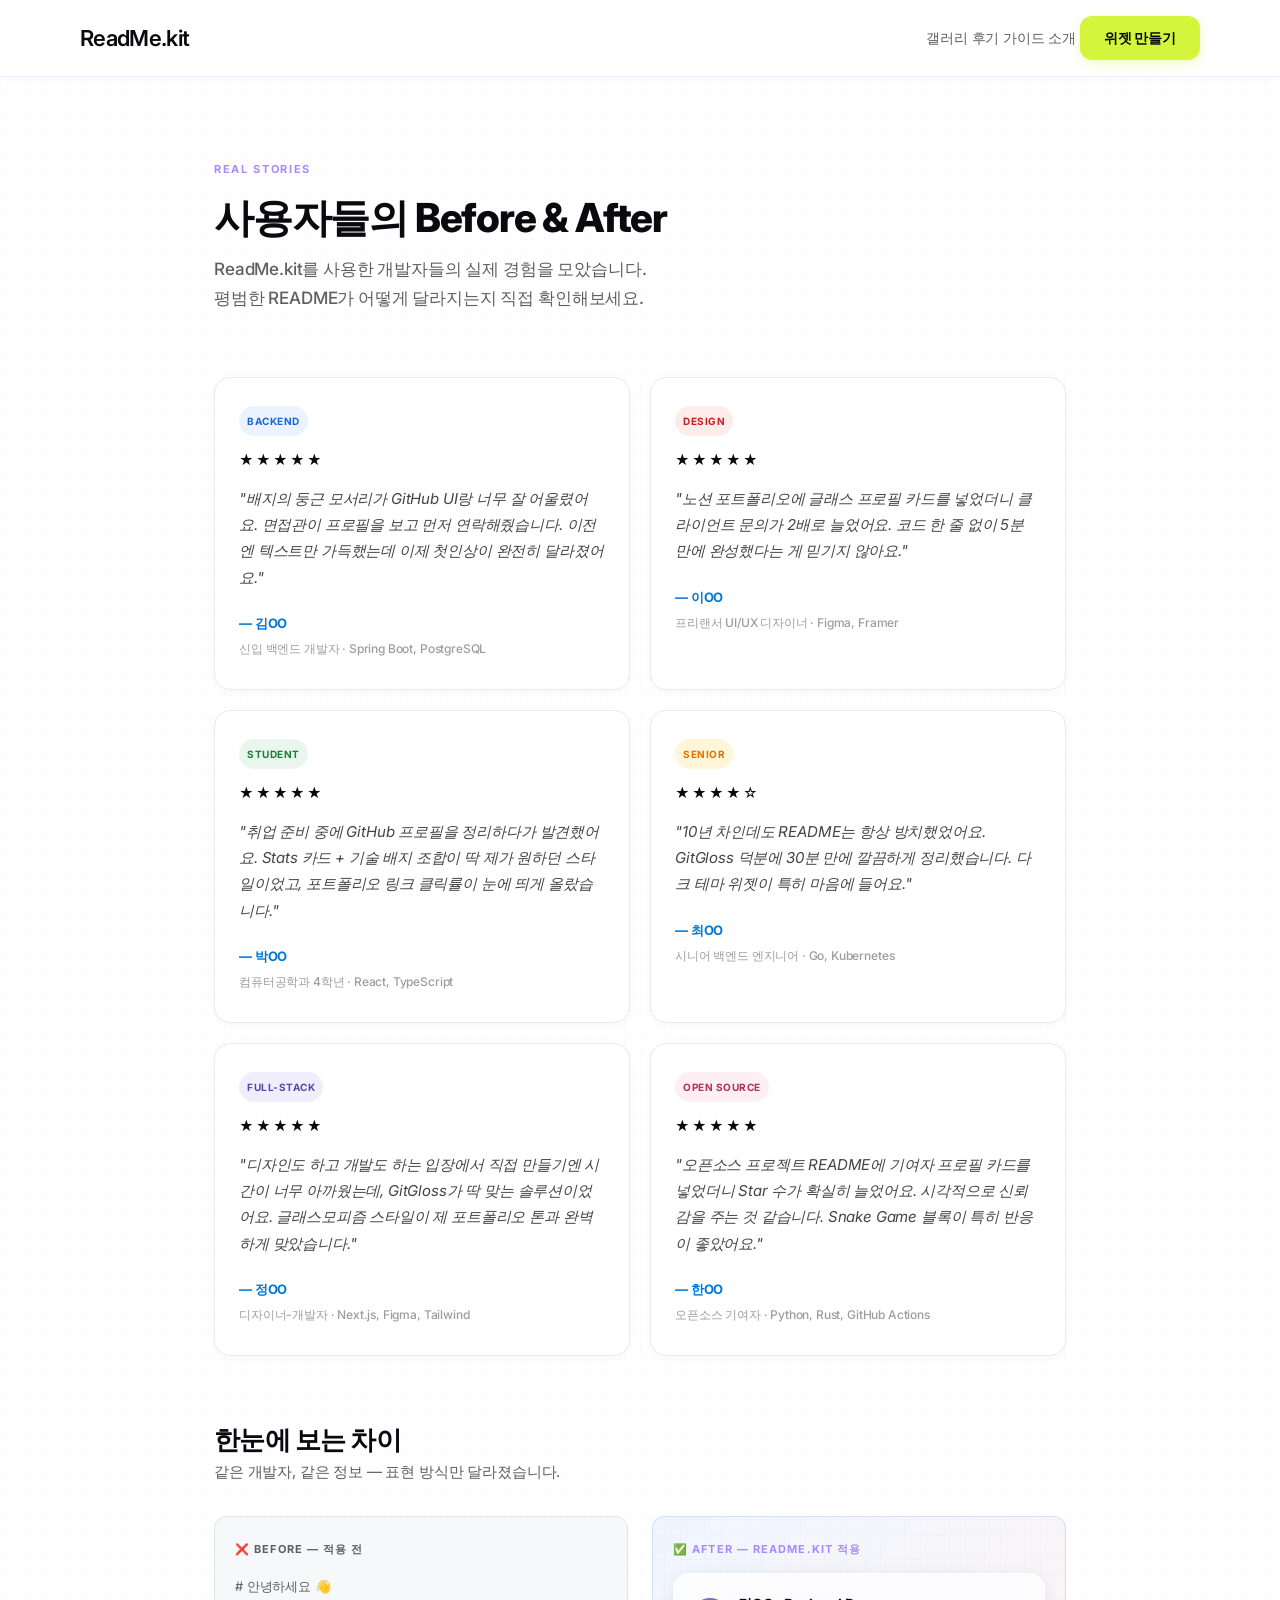
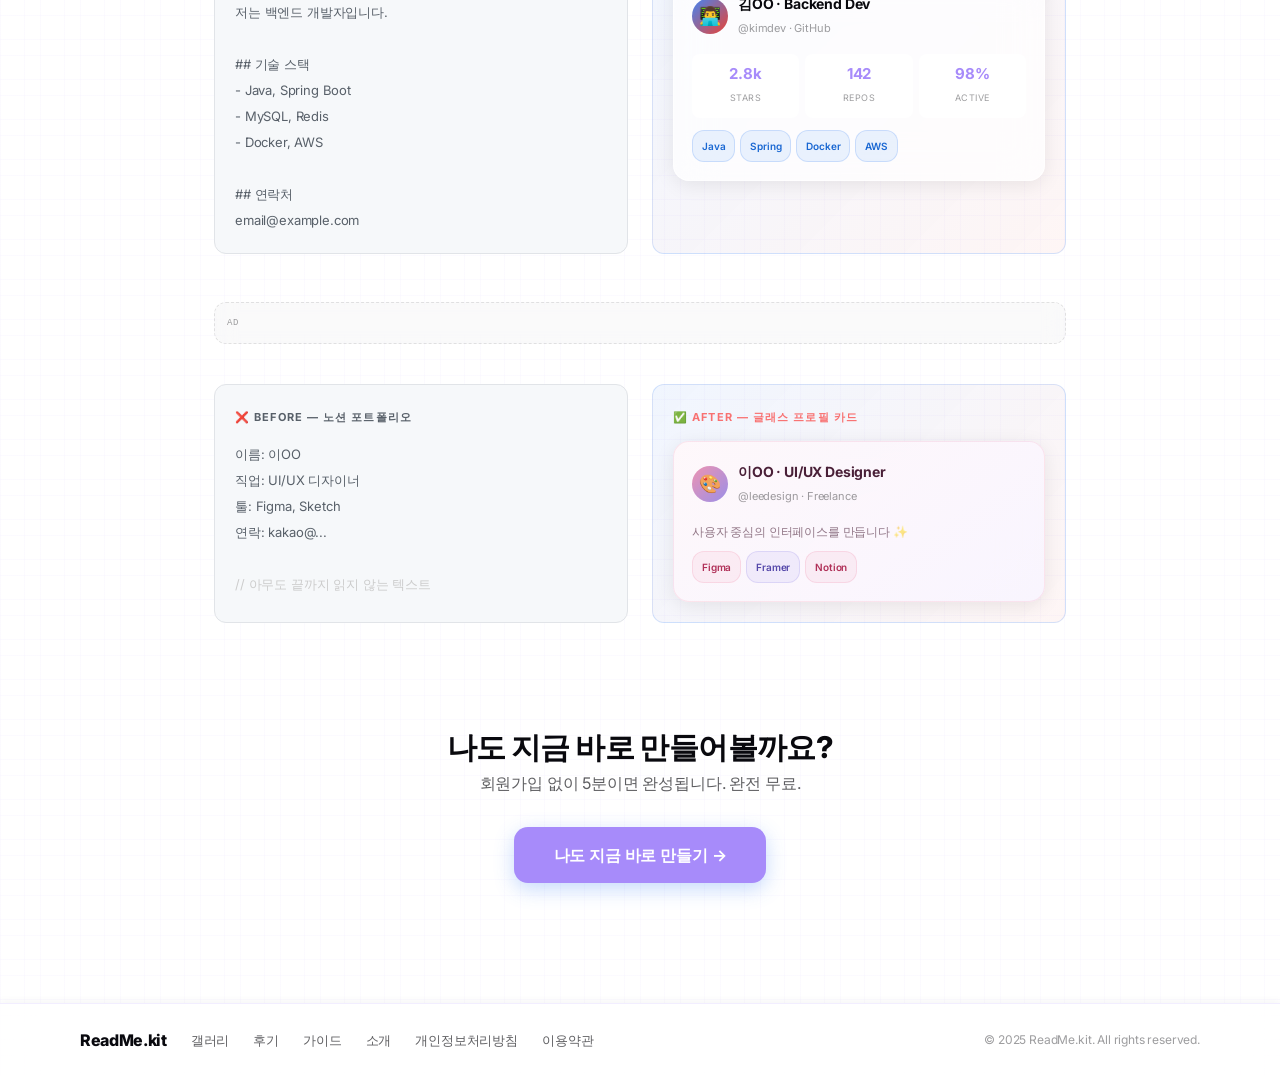
<file: docs/showcase/reviews.html>
<!DOCTYPE html>
<html lang="ko">
<head>
  <meta charset="UTF-8">
  <meta name="viewport" content="width=device-width, initial-scale=1.0">
  <meta name="naver-site-verification" content="d3cf9f8cacf2d3e321857160ba601cabeebcd3ba" />
  <title>ReadMe.kit 사용 후기 — 실제 개발자들의 Before & After</title>
  <meta name="description" content="글래스모피즘 위젯을 적용한 GitHub README 전후 비교. 실제 개발자들의 솔직한 후기.">
  <meta name="keywords" content="ReadMe.kit 후기, GitHub README 꾸미기, 글래스모피즘 위젯, 개발자 프로필">
  <link rel="preconnect" href="https://fonts.googleapis.com">
  <link href="https://fonts.googleapis.com/css2?family=Inter:wght@400;500;600;700;800&display=swap" rel="stylesheet">
  <link rel="stylesheet" href="../../assets/css/style.css">
  <style>
    * { font-family: 'Inter', sans-serif; }

    .page-wrap { max-width: 900px; margin: 0 auto; padding: 80px 24px 120px; }

    /* 헤더 */
    .page-eyebrow { font-size: 11px; font-weight: 700; letter-spacing: .15em; text-transform: uppercase; color: var(--google-blue); margin-bottom: 14px; }
    .page-title   { font-size: 40px; font-weight: 800; color: var(--text-main); letter-spacing: -.03em; margin-bottom: 14px; line-height: 1.15; }
    .page-desc    { font-size: 17px; color: var(--text-sub); line-height: 1.7; max-width: 600px; margin-bottom: 64px; font-weight: 500; }

    /* 후기 그리드 */
    .reviews-grid { display: grid; grid-template-columns: 1fr 1fr; gap: 20px; margin-bottom: 72px; }
    .review-card {
      background: #fff;
      border: 1px solid #ebebeb;
      border-radius: 16px;
      padding: 28px 24px;
      box-shadow: 0 2px 8px rgba(0,0,0,.04);
      transition: box-shadow .2s, transform .2s;
    }
    .review-card:hover { box-shadow: 0 8px 24px rgba(0,0,0,.08); transform: translateY(-2px); }
    .review-stars { font-size: 14px; margin-bottom: 14px; letter-spacing: 2px; }
    .review-quote { font-size: 15px; color: #444; line-height: 1.75; font-style: italic; margin-bottom: 20px; }
    .review-author { font-size: 13px; font-weight: 700; color: #0078D4; }
    .review-role   { font-size: 12px; color: var(--text-hint); margin-top: 2px; font-weight: 500; }
    .review-badge  {
      display: inline-block;
      font-size: 10px; font-weight: 700;
      padding: 3px 8px; border-radius: 20px;
      margin-bottom: 12px;
      text-transform: uppercase; letter-spacing: .05em;
    }
    .badge-backend  { background: rgba(66,133,244,.1);  color: #1967D2; }
    .badge-design   { background: rgba(234,67,53,.1);   color: #C5221F; }
    .badge-student  { background: rgba(52,168,83,.1);   color: #188038; }
    .badge-senior   { background: rgba(251,188,5,.15);  color: #E37400; }
    .badge-fullstack{ background: rgba(155,143,232,.15);color: #5548aa; }
    .badge-oss      { background: rgba(237,147,177,.15);color: #b03058; }

    /* Before / After */
    .section-title { font-size: 26px; font-weight: 800; color: var(--text-main); letter-spacing: -.02em; margin-bottom: 8px; }
    .section-desc  { font-size: 15px; color: var(--text-sub); margin-bottom: 28px; }

    .before-after {
      display: grid;
      grid-template-columns: 1fr 1fr;
      gap: 24px;
      margin: 32px 0 48px;
    }
    .compare-label {
      font-size: 11px; font-weight: 700;
      text-transform: uppercase; letter-spacing: .1em;
      margin-bottom: 12px;
    }
    .before-box {
      background: #f6f8fa;
      border: 1px solid #e1e4e8;
      border-radius: 12px;
      padding: 20px;
      font-family: 'Courier New', monospace;
      font-size: 13px;
      color: #586069;
    }
    .before-box .compare-label { color: #586069; }
    .after-box {
      background: linear-gradient(135deg, rgba(66,133,244,.08), rgba(234,67,53,.05));
      border: 1px solid rgba(66,133,244,.2);
      border-radius: 12px;
      padding: 20px;
    }
    .after-box .compare-label { color: var(--google-blue); }

    /* 미니 위젯 목업 */
    .mini-widget {
      background: rgba(255,255,255,0.72);
      backdrop-filter: blur(20px);
      border: 1px solid rgba(255,255,255,0.6);
      border-radius: 16px;
      padding: 18px;
      box-shadow: 0 4px 20px rgba(0,0,0,.08);
    }
    .mini-header { display: flex; align-items: center; gap: 10px; margin-bottom: 14px; }
    .mini-avatar { width: 36px; height: 36px; border-radius: 50%; background: linear-gradient(135deg,#4285F4,#EA4335); display: flex; align-items: center; justify-content: center; font-size: 18px; }
    .mini-name   { font-size: 14px; font-weight: 700; color: var(--text-main); }
    .mini-handle { font-size: 11px; color: var(--text-hint); }
    .mini-stats  { display: grid; grid-template-columns: repeat(3,1fr); gap: 6px; margin-bottom: 12px; }
    .mini-stat   { background: rgba(255,255,255,.85); border-radius: 8px; padding: 8px 4px; text-align: center; }
    .mini-val    { font-size: 15px; font-weight: 700; color: var(--google-blue); }
    .mini-lbl    { font-size: 9px; color: var(--text-hint); text-transform: uppercase; letter-spacing: .05em; }
    .mini-badges { display: flex; gap: 5px; flex-wrap: wrap; }
    .mini-badge  { padding: 3px 9px; border-radius: 12px; font-size: 10px; font-weight: 600; background: rgba(66,133,244,.1); color: #1967D2; border: 1px solid rgba(66,133,244,.2); }

    /* 광고 슬롯 */
    .ad-slot {
      background: rgba(0,0,0,.02);
      border: 1px dashed rgba(0,0,0,.1);
      border-radius: 12px;
      padding: 20px;
      text-align: center;
      font-size: 12px;
      color: var(--text-hint);
      margin: 40px 0;
      position: relative;
    }
    .ad-slot::before { content: 'AD'; position: absolute; top: 8px; left: 12px; font-size: 9px; font-family: monospace; color: var(--text-hint); }

    /* CTA */
    .cta-section { text-align: center; padding: 64px 0 0; }
    .cta-title   { font-size: 30px; font-weight: 800; color: var(--text-main); margin-bottom: 12px; letter-spacing: -.02em; }
    .cta-desc    { font-size: 16px; color: var(--text-sub); margin-bottom: 32px; }
    .cta-btn {
      display: inline-block;
      padding: 16px 40px;
      background: var(--google-blue);
      color: #fff;
      border-radius: 14px;
      font-size: 16px; font-weight: 700;
      text-decoration: none;
      box-shadow: 0 6px 20px rgba(66,133,244,.3);
      transition: transform .2s, box-shadow .2s;
    }
    .cta-btn:hover { transform: translateY(-2px); box-shadow: 0 10px 28px rgba(66,133,244,.4); }

    @media (max-width: 640px) {
      .reviews-grid { grid-template-columns: 1fr; }
      .before-after { grid-template-columns: 1fr; }
      .page-title   { font-size: 28px; }
    }
  </style>
</head>
<body>

  <nav class="nav">
    <a href="../../index.html" class="nav-logo">ReadMe.kit</a>
    <div class="nav-right">
      <a href="../../gallery.html" class="nav-link">갤러리</a>
      <a href="../../docs/showcase/reviews.html" class="nav-link">후기</a>
      <a href="../../docs/showcase/notion-portfolio.html" class="nav-link">가이드</a>
      <a href="../../about.html" class="nav-link">소개</a>
      <a href="../../builder.html" class="nav-cta">위젯 만들기</a>
    </div>
  </nav>

  <div class="page-wrap">

    <!-- 헤더 -->
    <p class="page-eyebrow">Real Stories</p>
    <h1 class="page-title">사용자들의 Before &amp; After</h1>
    <p class="page-desc">
      ReadMe.kit를 사용한 개발자들의 실제 경험을 모았습니다.<br>
      평범한 README가 어떻게 달라지는지 직접 확인해보세요.
    </p>

    <!-- 후기 카드 6개 -->
    <div class="reviews-grid">

      <!-- 1 -->
      <div class="review-card">
        <span class="review-badge badge-backend">Backend</span>
        <div class="review-stars">★★★★★</div>
        <p class="review-quote">
          "배지의 둥근 모서리가 GitHub UI랑 너무 잘 어울렸어요.
          면접관이 프로필을 보고 먼저 연락해줬습니다.
          이전엔 텍스트만 가득했는데 이제 첫인상이 완전히 달라졌어요."
        </p>
        <div class="review-author">— 김OO</div>
        <div class="review-role">신입 백엔드 개발자 · Spring Boot, PostgreSQL</div>
      </div>

      <!-- 2 -->
      <div class="review-card">
        <span class="review-badge badge-design">Design</span>
        <div class="review-stars">★★★★★</div>
        <p class="review-quote">
          "노션 포트폴리오에 글래스 프로필 카드를 넣었더니
          클라이언트 문의가 2배로 늘었어요.
          코드 한 줄 없이 5분 만에 완성했다는 게 믿기지 않아요."
        </p>
        <div class="review-author">— 이OO</div>
        <div class="review-role">프리랜서 UI/UX 디자이너 · Figma, Framer</div>
      </div>

      <!-- 3 -->
      <div class="review-card">
        <span class="review-badge badge-student">Student</span>
        <div class="review-stars">★★★★★</div>
        <p class="review-quote">
          "취업 준비 중에 GitHub 프로필을 정리하다가 발견했어요.
          Stats 카드 + 기술 배지 조합이 딱 제가 원하던 스타일이었고,
          포트폴리오 링크 클릭률이 눈에 띄게 올랐습니다."
        </p>
        <div class="review-author">— 박OO</div>
        <div class="review-role">컴퓨터공학과 4학년 · React, TypeScript</div>
      </div>

      <!-- 4 -->
      <div class="review-card">
        <span class="review-badge badge-senior">Senior</span>
        <div class="review-stars">★★★★☆</div>
        <p class="review-quote">
          "10년 차인데도 README는 항상 방치했었어요.
          GitGloss 덕분에 30분 만에 깔끔하게 정리했습니다.
          다크 테마 위젯이 특히 마음에 들어요."
        </p>
        <div class="review-author">— 최OO</div>
        <div class="review-role">시니어 백엔드 엔지니어 · Go, Kubernetes</div>
      </div>

      <!-- 5 -->
      <div class="review-card">
        <span class="review-badge badge-fullstack">Full-stack</span>
        <div class="review-stars">★★★★★</div>
        <p class="review-quote">
          "디자인도 하고 개발도 하는 입장에서 직접 만들기엔
          시간이 너무 아까웠는데, GitGloss가 딱 맞는 솔루션이었어요.
          글래스모피즘 스타일이 제 포트폴리오 톤과 완벽하게 맞았습니다."
        </p>
        <div class="review-author">— 정OO</div>
        <div class="review-role">디자이너-개발자 · Next.js, Figma, Tailwind</div>
      </div>

      <!-- 6 -->
      <div class="review-card">
        <span class="review-badge badge-oss">Open Source</span>
        <div class="review-stars">★★★★★</div>
        <p class="review-quote">
          "오픈소스 프로젝트 README에 기여자 프로필 카드를 넣었더니
          Star 수가 확실히 늘었어요. 시각적으로 신뢰감을 주는 것 같습니다.
          Snake Game 블록이 특히 반응이 좋았어요."
        </p>
        <div class="review-author">— 한OO</div>
        <div class="review-role">오픈소스 기여자 · Python, Rust, GitHub Actions</div>
      </div>

    </div>

    <!-- Before / After 비교 -->
    <h2 class="section-title">한눈에 보는 차이</h2>
    <p class="section-desc">같은 개발자, 같은 정보 — 표현 방식만 달라졌습니다.</p>

    <div class="before-after">
      <div class="before-box">
        <div class="compare-label">❌ Before — 적용 전</div>
        <div style="line-height:2">
          # 안녕하세요 👋<br>
          저는 백엔드 개발자입니다.<br><br>
          ## 기술 스택<br>
          - Java, Spring Boot<br>
          - MySQL, Redis<br>
          - Docker, AWS<br><br>
          ## 연락처<br>
          email@example.com
        </div>
      </div>
      <div class="after-box">
        <div class="compare-label" style="color:var(--google-blue)">✅ After — ReadMe.kit 적용</div>
        <div class="mini-widget">
          <div class="mini-header">
            <div class="mini-avatar">👨‍💻</div>
            <div>
              <div class="mini-name">김OO · Backend Dev</div>
              <div class="mini-handle">@kimdev · GitHub</div>
            </div>
          </div>
          <div class="mini-stats">
            <div class="mini-stat"><div class="mini-val">2.8k</div><div class="mini-lbl">Stars</div></div>
            <div class="mini-stat"><div class="mini-val">142</div><div class="mini-lbl">Repos</div></div>
            <div class="mini-stat"><div class="mini-val">98%</div><div class="mini-lbl">Active</div></div>
          </div>
          <div class="mini-badges">
            <span class="mini-badge">Java</span>
            <span class="mini-badge">Spring</span>
            <span class="mini-badge">Docker</span>
            <span class="mini-badge">AWS</span>
          </div>
        </div>
      </div>
    </div>

    <!-- 광고 슬롯 -->
    <div class="ad-slot" data-size="728x90">
      <!-- Google AdSense — 콘텐츠 중간 -->
      <ins class="adsbygoogle"
           style="display:block"
           data-ad-client="ca-pub-REPLACE"
           data-ad-slot="REPLACE"
           data-ad-format="auto"
           data-full-width-responsive="true"></ins>
    </div>

    <!-- 두 번째 Before/After -->
    <div class="before-after">
      <div class="before-box">
        <div class="compare-label">❌ Before — 노션 포트폴리오</div>
        <div style="line-height:2">
          이름: 이OO<br>
          직업: UI/UX 디자이너<br>
          툴: Figma, Sketch<br>
          연락: kakao@...<br><br>
          <span style="color:#ccc">// 아무도 끝까지 읽지 않는 텍스트</span>
        </div>
      </div>
      <div class="after-box">
        <div class="compare-label" style="color:var(--google-red)">✅ After — 글래스 프로필 카드</div>
        <div class="mini-widget" style="background:linear-gradient(145deg,rgba(255,248,250,.9),rgba(248,245,255,.9));border-color:rgba(237,147,177,.2);">
          <div class="mini-header">
            <div class="mini-avatar" style="background:linear-gradient(135deg,#ED93B1,#9B8FE8)">🎨</div>
            <div>
              <div class="mini-name" style="color:#4a2038">이OO · UI/UX Designer</div>
              <div class="mini-handle">@leedesign · Freelance</div>
            </div>
          </div>
          <p style="font-size:12px;color:rgba(74,32,56,.6);line-height:1.6;margin-bottom:10px;">
            사용자 중심의 인터페이스를 만듭니다 ✨
          </p>
          <div class="mini-badges">
            <span class="mini-badge" style="background:rgba(237,147,177,.12);color:#b03058;border-color:rgba(237,147,177,.25)">Figma</span>
            <span class="mini-badge" style="background:rgba(155,143,232,.12);color:#5548aa;border-color:rgba(155,143,232,.25)">Framer</span>
            <span class="mini-badge" style="background:rgba(237,147,177,.12);color:#b03058;border-color:rgba(237,147,177,.25)">Notion</span>
          </div>
        </div>
      </div>
    </div>

    <!-- CTA -->
    <div class="cta-section">
      <h2 class="cta-title">나도 지금 바로 만들어볼까요?</h2>
      <p class="cta-desc">회원가입 없이 5분이면 완성됩니다. 완전 무료.</p>
      <a href="../../builder.html" class="cta-btn">나도 지금 바로 만들기 →</a>
    </div>

  </div>

  <footer class="page-footer">
    <a href="../../index.html" class="footer-logo">ReadMe.kit</a>
    <div class="footer-links">
      <a href="../../gallery.html" class="footer-link">갤러리</a>
      <a href="../../docs/showcase/reviews.html" class="footer-link">후기</a>
      <a href="../../docs/showcase/notion-portfolio.html" class="footer-link">가이드</a>
      <a href="../../about.html" class="footer-link">소개</a>
      <a href="../../privacy.html"  class="footer-link">개인정보처리방침</a>
      <a href="../../terms.html"    class="footer-link">이용약관</a>
    </div>
    <span class="footer-copy">© 2025 ReadMe.kit. All rights reserved.</span>
  </footer>

</body>
</html>
</file>
<file: assets/css/style.css>
* {
  box-sizing: border-box;
  margin: 0;
  padding: 0
}

/* =============================================
   ReadMe.kit — DESIGN SYSTEM v1
   Premium Developer Identity Studio
   ============================================= */
:root {
  /* ── ReadMe.kit Design System v1 ── */
  --violet: #A78BFA;
  --lime:   #D4F53C;
  --black:  #09090E;

  /* ── Base (Light Mode) ── */
  --bg-main:    #FFFFFF;
  --bg-subtle:  #F8F8FC;
  --text-main:  #09090E;
  --text-sub:   rgba(9,9,14,0.65);
  --text-hint:  rgba(9,9,14,0.40);

  /* ── Brand Colors ── */
  --primary:    #A78BFA;   /* violet */
  --action:     #D4F53C;   /* lime */
  --dark:       #09090E;   /* black */

  /* ── Legacy Google Colors (호환성 유지) ── */
  --google-blue:   #A78BFA;
  --google-red:    #F87171;
  --google-yellow: #D4F53C;
  --google-green:  #4ADE80;

  /* ── Gradients ── */
  --gradient-hero:     linear-gradient(135deg, rgba(167,139,250,0.1) 0%, rgba(212,245,60,0.06) 100%);
  --gradient-primary:  linear-gradient(135deg, #A78BFA 0%, #7C3AED 100%);
  --gradient-action:   linear-gradient(135deg, #D4F53C 0%, #A3E635 100%);
  --gradient-glass:    linear-gradient(135deg, rgba(167,139,250,0.12) 0%, rgba(212,245,60,0.06) 100%);
  --gradient-blue-red: linear-gradient(135deg, #A78BFA 0%, #F87171 100%);
  --gradient-multi:    linear-gradient(135deg, #A78BFA 0%, #D4F53C 50%, #4ADE80 100%);

  /* ── Glassmorphism ── */
  --glass-white:  rgba(255,255,255,0.72);
  --glass-border: rgba(167,139,250,0.15);
  --blur-effect:  blur(30px) saturate(180%);

  /* ── Shadows ── */
  --shadow-depth:  0 10px 20px rgba(167,139,250,0.08), 0 6px 6px rgba(0,0,0,0.06);
  --shadow-float:  0 20px 40px rgba(167,139,250,0.12), 0 10px 10px rgba(0,0,0,0.08);
  --shadow-subtle: 0 2px 8px rgba(167,139,250,0.06);

  /* ── Grid Pattern ── */
  --grid-pattern: repeating-linear-gradient(0deg, rgba(167,139,250,0.04) 0px, rgba(167,139,250,0.04) 1px, transparent 1px, transparent 24px),
                  repeating-linear-gradient(90deg, rgba(167,139,250,0.04) 0px, rgba(167,139,250,0.04) 1px, transparent 1px, transparent 24px);

  /* ── Legacy ── */
  --gg-bg:         var(--bg-main);
  --gg-bg-card:    var(--glass-white);
  --gg-text:       var(--text-main);
  --gg-text-sub:   var(--text-sub);
  --gg-text-hint:  var(--text-hint);
  --gg-pink:       var(--primary);
  --gg-purple:     var(--primary);
  --glass-shadow:  var(--shadow-depth);
  --glass-blur:    var(--blur-effect);
  --glass-bg-light: var(--glass-white);
  --glass-border-pink: rgba(167,139,250,0.2);
  --ad-border: rgba(0,0,0,0.10);
  --ad-bg:     rgba(0,0,0,0.02);
  --ad-label:  rgba(0,0,0,0.35);
  --font-sans: 'Inter', -apple-system, BlinkMacSystemFont, sans-serif;
  --font-mono: 'JetBrains Mono', 'Fira Code', monospace;

  /* ── Material / Fluent legacy ── */
  --m3-primary:        #A78BFA;
  --m3-on-primary:     #FFFFFF;
  --m3-primary-container: rgba(167,139,250,0.12);
  --m3-on-primary-container: #09090E;
  --m3-secondary:      rgba(9,9,14,0.65);
  --m3-on-secondary:   #FFFFFF;
  --m3-surface:        #FFFFFF;
  --m3-on-surface:     #09090E;
  --m3-surface-variant: #F8F8FC;
  --m3-on-surface-variant: rgba(9,9,14,0.65);
  --m3-background:     #FFFFFF;
  --m3-on-background:  #09090E;
  --m3-outline:        rgba(9,9,14,0.40);
  --m3-outline-variant: rgba(167,139,250,0.15);
  --m3-error:          #F87171;
  --m3-on-error:       #FFFFFF;
  --fluent-blur:       blur(30px) saturate(180%);
  --fluent-shadow-sm:  0 2px 8px rgba(167,139,250,0.06);
  --fluent-shadow-md:  0 10px 20px rgba(167,139,250,0.08), 0 6px 6px rgba(0,0,0,0.06);
  --fluent-shadow-lg:  0 20px 40px rgba(167,139,250,0.12), 0 10px 10px rgba(0,0,0,0.08);
  --fluent-border:     1px solid rgba(167,139,250,0.15);
  --fluent-acrylic:    rgba(255,255,255,0.72);
  --s1: 4px; --s2: 8px; --s3: 12px; --s4: 16px; --s6: 24px; --s8: 32px; --s12: 48px;
  --font-main:         'Inter', -apple-system, BlinkMacSystemFont, sans-serif;
  --display-lg:        800 57px/64px var(--font-main);
  --headline-lg:       700 32px/40px var(--font-main);
  --title-lg:          600 22px/28px var(--font-main);
  --body-lg:           400 16px/24px var(--font-main);
  --label-lg:          500 14px/20px var(--font-main);
}

/* ── Dark Mode ── */
@media (prefers-color-scheme: dark) {
  :root {
    --bg-main:    #09090E;
    --bg-subtle:  #111118;
    --text-main:  #F4F4F8;
    --text-sub:   rgba(244,244,248,0.65);
    --text-hint:  rgba(244,244,248,0.40);

    --glass-white:  rgba(255,255,255,0.06);
    --glass-border: rgba(167,139,250,0.2);

    --shadow-depth:  0 10px 20px rgba(0,0,0,0.4), 0 6px 6px rgba(0,0,0,0.3);
    --shadow-float:  0 20px 40px rgba(0,0,0,0.5), 0 10px 10px rgba(0,0,0,0.3);
    --shadow-subtle: 0 2px 8px rgba(0,0,0,0.3);

    --grid-pattern: repeating-linear-gradient(0deg, rgba(167,139,250,0.06) 0px, rgba(167,139,250,0.06) 1px, transparent 1px, transparent 24px),
                    repeating-linear-gradient(90deg, rgba(167,139,250,0.06) 0px, rgba(167,139,250,0.06) 1px, transparent 1px, transparent 24px);

    --gg-bg:      #09090E;
    --gg-bg-card: rgba(255,255,255,0.06);
    --gg-text:    #F4F4F8;
    --gg-text-sub:  rgba(244,244,248,0.65);
    --gg-text-hint: rgba(244,244,248,0.40);
    --glass-bg-light: rgba(255,255,255,0.06);
    --ad-bg:     rgba(255,255,255,0.03);
    --ad-border: rgba(255,255,255,0.08);
    --ad-label:  rgba(255,255,255,0.3);

    --m3-surface:        #111118;
    --m3-on-surface:     #F4F4F8;
    --m3-surface-variant: #1a1a24;
    --m3-on-surface-variant: rgba(244,244,248,0.65);
    --m3-background:     #09090E;
    --m3-on-background:  #F4F4F8;
    --m3-outline:        rgba(244,244,248,0.40);
    --m3-outline-variant: rgba(167,139,250,0.2);
    --fluent-acrylic:    rgba(255,255,255,0.06);
    --fluent-border:     1px solid rgba(167,139,250,0.15);
    --fluent-shadow-sm:  0 2px 8px rgba(0,0,0,0.3);
    --fluent-shadow-md:  0 10px 20px rgba(0,0,0,0.4), 0 6px 6px rgba(0,0,0,0.3);
    --fluent-shadow-lg:  0 20px 40px rgba(0,0,0,0.5), 0 10px 10px rgba(0,0,0,0.3);
  }

  body {
    background: var(--bg-main);
    color: var(--text-main);
  }

  /* Dark mode nav */
  .nav {
    background: rgba(9,9,14,0.92);
    border-bottom-color: rgba(167,139,250,0.15);
  }
  .nav-logo, .topbar-logo { color: #F4F4F8; }
  .nav-link { color: rgba(244,244,248,0.65); }

  /* Dark mode footer */
  .page-footer {
    background: rgba(9,9,14,0.95);
    border-top-color: rgba(167,139,250,0.15);
  }
  .footer-logo, .footer-link { color: rgba(244,244,248,0.55); }
  .footer-copy { color: rgba(244,244,248,0.3); }

  /* Dark mode cards */
  .glass-card {
    background: rgba(255,255,255,0.05);
    border-color: rgba(167,139,250,0.15);
  }
}

/* ── Studio White Glass Card ── */
.glass-card {
  background: var(--glass-white);
  border: 1px solid var(--glass-border);
  border-radius: 20px;
}

/* ── M3 Cards (Material 3 Surface + Fluent Depth) ── */
.glass-card, .m3-card {
  background: var(--m3-surface);
  border: var(--fluent-border);
  border-radius: 24px; /* Material 3 standard */
  padding: var(--s6);
  box-shadow: var(--fluent-shadow-md);
  transition: all 0.2s cubic-bezier(0.4, 0, 0.2, 1);
  position: relative;
  overflow: hidden;
}

.glass-card::before {
  content: '';
  position: absolute;
  inset: 0;
  background: var(--fluent-acrylic);
  backdrop-filter: var(--fluent-blur);
  -webkit-backdrop-filter: var(--fluent-blur);
  z-index: -1;
}

.glass-card:hover {
  box-shadow: var(--fluent-shadow-lg);
  transform: translateY(-2px);
  border-color: var(--m3-primary-container);
}

.glass-card--blue {
  background: var(--m3-primary-container);
  border-color: var(--m3-outline-variant);
  color: var(--m3-on-primary-container);
}

.iso-card {
  transform: perspective(1000px) rotateX(2deg) rotateY(-2deg);
  transition: transform 0.4s var(--fluent-blur);
}

.iso-card:hover {
  transform: perspective(1000px) rotateX(0deg) rotateY(0deg) scale(1.02);
}

/* ── Badges (M3 Density) ── */
.badge-blue, .badge-red, .badge-yellow, .badge-green {
  display: inline-flex;
  align-items: center;
  padding: var(--s1) var(--s3);
  border-radius: 8px; /* Fluent/M3 Hybrid */
  font-size: 11px;
  font-weight: 700;
  letter-spacing: 0.02em;
  text-transform: uppercase;
}

.badge-blue   { background: var(--m3-primary-container); color: var(--m3-primary); }
.badge-red    { background: #FDE7E9; color: var(--m3-error); }
.badge-yellow { background: #FFF4D6; color: var(--google-yellow); }
.badge-green  { background: #E6F4EA; color: var(--google-green); }

/* ── 광고 슬롯 (Cotton Candy 버전) ── */
.ad-slot {
  background: var(--ad-bg);
  border: 0.5px dashed var(--ad-border);
  border-radius: 12px;
  backdrop-filter: blur(10px);
  -webkit-backdrop-filter: blur(10px);
  display: flex;
  align-items: center;
  justify-content: center;
  overflow: hidden;
  position: relative;
}

.ad-slot::before {
  content: 'AD';
  position: absolute;
  top: 5px;
  left: 8px;
  font-size: 9px;
  color: var(--ad-label);
  letter-spacing: .06em;
  font-family: var(--font-mono);
}

/* ── Buttons (M3 Structure + Fluent Interaction) ── */
.btn-primary {
  background: var(--m3-primary);
  color: var(--m3-on-primary);
  border: none;
  border-radius: 100px; /* M3 Filled Button */
  padding: 12px 24px;
  font: var(--label-lg);
  cursor: pointer;
  transition: all 0.2s;
  box-shadow: var(--fluent-shadow-sm);
  display: inline-flex;
  align-items: center;
  justify-content: center;
  gap: var(--s2);
}

.btn-primary:hover {
  background: #0056a7;
  box-shadow: var(--fluent-shadow-md);
  transform: translateY(-1px);
}

.btn-primary:active {
  transform: scale(0.98);
}

.btn-ghost {
  background: transparent;
  color: var(--m3-primary);
  border: 1px solid var(--m3-outline);
  border-radius: 100px;
  padding: 11px 24px;
  font: var(--label-lg);
  cursor: pointer;
  transition: all 0.2s;
}

.btn-ghost:hover {
  background: var(--m3-primary-container);
  border-color: var(--m3-primary);
}

/* ── 테마 셀렉터 ── */
.theme-tag {
  font-size: 9px;
  margin-left: auto;
  background: var(--gg-purple-dim);
  color: #3C3489;
  padding: 2px 6px;
  border-radius: 4px;
}

.theme-item.active .theme-tag {
  background: var(--gg-pink-dim);
  color: #72243E;
}

/* ── Global Layout ── */
body {
  background: var(--m3-background);
  background-image: var(--grid-pattern);
  background-size: 40px 40px;
  color: var(--m3-on-background);
  font: var(--body-lg);
  -webkit-font-smoothing: antialiased;
  letter-spacing: -0.01em;
}

/* ── Navigation (High Clarity) ── */
.nav {
  position: sticky;
  top: 0;
  z-index: 200;
  background: var(--fluent-acrylic);
  backdrop-filter: var(--fluent-blur);
  -webkit-backdrop-filter: var(--fluent-blur);
  border-bottom: var(--fluent-border);
  padding: var(--s4) 80px;
  display: flex;
  align-items: center;
  justify-content: space-between;
  box-shadow: var(--fluent-shadow-sm);
}

.nav-logo {
  font: var(--title-lg);
  color: var(--m3-on-surface);
  text-decoration: none;
  letter-spacing: -0.03em;
  display: flex;
  align-items: center;
  gap: var(--s2);
}

.nav-logo:hover {
  color: var(--m3-primary);
}

.nav-link {
  font: var(--label-lg);
  color: var(--m3-on-surface-variant);
  text-decoration: none;
  transition: color 0.2s;
}

.nav-link:hover {
  color: var(--m3-primary);
}

.nav-cta {
  background: var(--lime);
  color: var(--black);
  padding: 10px 24px;
  border-radius: 12px;
  font-size: 14px;
  font-weight: 700;
  text-decoration: none;
  transition: all .25s cubic-bezier(0.34,1.56,0.64,1);
  box-shadow: 0 4px 12px rgba(212,245,60,0.3);
  display: inline-block;
}

.nav-cta:hover {
  background: #c8e832;
  transform: translateY(-2px);
  box-shadow: 0 6px 20px rgba(212,245,60,0.4);
}

.nb {
  font-size: 10px;
  padding: 4px 10px;
  border-radius: 20px;
  border: 1px solid var(--b2);
  background: transparent;
  color: var(--gg-text-hint);
  cursor: pointer;
  transition: .18s;
  font-weight: 600
}

.nb:hover {
  color: var(--gg-text);
  border-color: var(--b3)
}

.nb.on {
  background: var(--gg-purple);
  color: #fff;
  border-color: var(--gg-purple)
}

/* SLIDE */
.slide {
  width: 100%;
  aspect-ratio: 16/9;
  position: relative;
  overflow: hidden;
  display: flex;
  flex-direction: column;
  border-bottom: 3px solid var(--gg-bg)
}

.si {
  position: relative;
  z-index: 2;
  flex: 1;
  display: flex;
  flex-direction: column;
  padding: 4.5% 5.5%
}

.blob {
  position: absolute;
  border-radius: 50%;
  pointer-events: none;
  z-index: 0
}

.sn {
  position: absolute;
  bottom: 14px;
  right: 18px;
  z-index: 10;
  font-size: 9px;
  color: var(--gg-text-hint);
  font-weight: 600;
  letter-spacing: .15em
}

/* TYPOGRAPHY */
.eye {
  font-size: clamp(8px, .85vw, 10px);
  font-weight: 700;
  letter-spacing: .16em;
  text-transform: uppercase;
  color: var(--gg-pink);
  margin-bottom: 8px
}

.h1 {
  font-size: clamp(20px, 3.8vw, 50px);
  font-weight: 900;
  letter-spacing: -.04em;
  line-height: 1.04;
  color: var(--gg-text)
}

.h2 {
  font-size: clamp(13px, 2vw, 25px);
  font-weight: 800;
  letter-spacing: -.03em;
  color: var(--gg-text)
}

.h3 {
  font-size: clamp(9px, 1.2vw, 14px);
  font-weight: 700;
  color: var(--gg-text);
  margin-bottom: 3px
}

.body {
  font-size: clamp(8px, .95vw, 12px);
  color: var(--gg-text-sub);
  line-height: 1.55
}

.cap {
  font-size: clamp(7px, .8vw, 9px);
  color: var(--gg-text-hint);
  font-weight: 600;
  letter-spacing: .05em
}

/* METRIC TIERS */
.knum {
  font-size: clamp(34px, 7vw, 92px);
  font-weight: 900;
  letter-spacing: -.05em;
  line-height: .92
}

.knum.v {
  background: linear-gradient(135deg, var(--gg-pink), var(--gg-purple));
  -webkit-background-clip: text;
  -webkit-text-fill-color: transparent
}

.knum.t {
  background: linear-gradient(135deg, #0d9488, var(--gg-purple));
  -webkit-background-clip: text;
  -webkit-text-fill-color: transparent
}

.knum.g {
  background: linear-gradient(135deg, #059669, #0d9488);
  -webkit-background-clip: text;
  -webkit-text-fill-color: transparent
}

.knum.p {
  background: linear-gradient(135deg, var(--gg-pink-deep), var(--gg-purple-soft));
  -webkit-background-clip: text;
  -webkit-text-fill-color: transparent
}

.snum {
  font-size: clamp(15px, 2.6vw, 32px);
  font-weight: 800;
  letter-spacing: -.04em;
  color: var(--gg-text)
}

.tnum {
  font-size: clamp(11px, 1.5vw, 18px);
  font-weight: 700;
  color: var(--gg-text-sub)
}

/* CARDS */
.card {
  background: var(--gg-bg-card);
  border: 0.5px solid var(--glass-border);
  border-radius: 18px;
  padding: 4%;
  box-shadow: var(--glass-shadow)
}

.card-v {
  background: var(--gg-purple-dim);
  border-color: var(--gg-purple-border)
}

.card-t {
  background: rgba(13, 148, 136, 0.08);
  border-color: rgba(13, 148, 136, 0.2)
}

.card-g {
  background: rgba(5, 150, 105, 0.08);
  border-color: rgba(5, 150, 105, 0.2)
}

.card-p {
  background: var(--gg-pink-dim);
  border-color: var(--gg-pink-border)
}

/* CIRCLE LAYOUT */
.circle-wrap {
  position: relative;
  display: flex;
  align-items: center;
  justify-content: center
}

.circle-outer {
  border-radius: 50%;
  border: 1.5px dashed var(--b2);
  position: absolute
}

.circle-center {
  border-radius: 50%;
  background: var(--gg-bg-card);
  border: 1.5px solid var(--glass-border-pink);
  box-shadow: 0 4px 20px var(--gg-pink-glow);
  display: flex;
  flex-direction: column;
  align-items: center;
  justify-content: center;
  text-align: center;
  z-index: 2;
  position: relative
}

.orbit-item {
  position: absolute;
  border-radius: 50%;
  background: var(--gg-bg-card);
  border: 0.5px solid var(--glass-border);
  box-shadow: var(--glass-shadow);
  display: flex;
  flex-direction: column;
  align-items: center;
  justify-content: center;
  text-align: center;
  z-index: 3
}

/* TAGS */
.tag {
  display: inline-flex;
  align-items: center;
  font-size: clamp(7px, .75vw, 9px);
  font-weight: 700;
  padding: 3px 9px;
  border-radius: 20px;
  letter-spacing: .05em;
  text-transform: uppercase
}

.tv {
  background: var(--gg-purple-dim);
  color: #3C3489;
  border: 0.5px solid var(--gg-purple-border)
}

.tt {
  background: rgba(13, 148, 136, 0.1);
  color: #0d9488;
  border: 0.5px solid rgba(13, 148, 136, 0.2)
}

.tg {
  background: rgba(5, 150, 105, 0.08);
  color: #059669;
  border: 0.5px solid rgba(5, 150, 105, 0.2)
}

.tp {
  background: var(--gg-pink-dim);
  color: #72243E;
  border: 0.5px solid var(--gg-pink-border)
}

.ta {
  background: rgba(217, 119, 6, 0.08);
  color: #d97706;
  border: 0.5px solid rgba(217, 119, 6, 0.2)
}

/* DOT / CHECK */
.dot {
  width: 5px;
  height: 5px;
  border-radius: 50%;
  flex-shrink: 0;
  margin-top: 4px
}

.xmark {
  color: #f43f5e;
  font-size: 10px;
  font-weight: 800;
  flex-shrink: 0
}

/* UTIL */
.g2 { display: grid; grid-template-columns: 1fr 1fr; gap: 2% }
.g3 { display: grid; grid-template-columns: 1fr 1fr 1fr; gap: 1.8% }
.g4 { display: grid; grid-template-columns: repeat(4, 1fr); gap: 1.5% }
.col { display: flex; flex-direction: column }
.row { display: flex; align-items: center }
.grow { flex: 1 }
.gap4 { gap: 4px }
.gap6 { gap: 6px }
.gap8 { gap: 8px }
.gap12 { gap: 12px }
.mt4 { margin-top: 4px }
.mt8 { margin-top: 8px }
.mt12 { margin-top: 12px }
.mt-a { margin-top: auto }
.divl { height: 1px; background: var(--b1); margin: 10px 0 }

/* COMP TABLE */
.ctbl { width: 100%; border-collapse: collapse }
.ctbl th {
  font-size: clamp(7px, .8vw, 9px);
  font-weight: 700;
  color: var(--gg-text-hint);
  text-align: left;
  padding: 7px 10px;
  border-bottom: 1.5px solid var(--gg-pink-border);
  letter-spacing: .08em;
  text-transform: uppercase
}
.ctbl td {
  font-size: clamp(7px, .9vw, 11px);
  color: var(--gg-text-sub);
  padding: 8px 10px;
  border-bottom: 0.5px solid var(--glass-border);
  vertical-align: middle
}
.ctbl tr:last-child td { border-bottom: none }
.ctbl td.us { color: var(--gg-text); font-weight: 700; background: var(--gg-purple-dim) }
.yes { color: #059669; font-weight: 800 }
.no  { color: var(--gg-text-hint) }
.par { color: #d97706 }

/* BUILDER PANELS */
.panel {
  background: var(--glass-bg-pink);
  border: 0.5px solid var(--glass-border-pink);
  border-radius: 14px;
  padding: 3%;
  display: flex;
  flex-direction: column;
  gap: 7px;
  box-shadow: var(--glass-shadow)
}

.inp-m {
  background: var(--glass-bg-light);
  border: 0.5px solid var(--glass-border-pink);
  border-radius: 8px;
  padding: 5px 9px;
  font-size: 9px;
  color: var(--gg-text-sub);
  width: 100%
}

.inp-m:focus {
  outline: none;
  border-color: var(--gg-pink);
  box-shadow: 0 0 0 3px var(--gg-pink-dim)
}

.btn-m {
  background: linear-gradient(135deg, var(--gg-pink), var(--gg-purple));
  border: none;
  border-radius: 8px;
  padding: 5px 10px;
  font-size: 9px;
  color: #fff;
  font-weight: 700;
  text-align: center;
  cursor: pointer
}

.md-l {
  font-size: 8px;
  color: #0d9488;
  line-height: 1.5;
  font-family: var(--font-mono)
}

/* ROADMAP */
.rcard {
  background: var(--gg-bg-card);
  border: 0.5px solid var(--glass-border);
  border-radius: 14px;
  padding: 3.5%;
  display: flex;
  flex-direction: column;
  gap: 5px;
  box-shadow: var(--glass-shadow)
}

.rcard.hl {
  background: var(--gg-pink-dim);
  border-color: var(--gg-pink-border)
}

.pbar-w {
  height: 5px;
  background: var(--gg-pink-dim);
  border-radius: 5px;
  overflow: hidden;
  margin-top: 2%
}

.pbar {
  height: 100%;
  border-radius: 5px;
  background: linear-gradient(135deg, var(--gg-pink), var(--gg-purple))
}

/* GLASS WIDGET */
.gw {
  background: var(--glass-bg-light);
  border: 0.5px solid var(--glass-border);
  border-radius: 18px;
  padding: 12px;
  backdrop-filter: var(--glass-blur);
  -webkit-backdrop-filter: var(--glass-blur);
  box-shadow: var(--glass-shadow)
}

.badge {
  font-size: 8px;
  font-weight: 700;
  padding: 2px 7px;
  border-radius: 5px;
  display: inline-block;
  margin: 2px
}

.bd-js { background: #f7df1e; color: #000 }
.bd-ts { background: #3178c6; color: #fff }
.bd-py { background: #3776ab; color: #fff }
.bd-rs { background: #ce422b; color: #fff }
.bd-re { background: #61dafb; color: #000 }
.bd-go { background: #00add8; color: #fff }

/* DECORATIVE RING */
.ring {
  border-radius: 50%;
  border: 0.5px solid var(--glass-border-pink);
  position: absolute;
  pointer-events: none
}

/* Float animation */
@keyframes float {
  0%, 100% { transform: translateY(0px) rotate(-1deg); }
  50%       { transform: translateY(-10px) rotate(1deg); }
}

/* ══════════════════════════════
   Navigation Right
══════════════════════════════ */
/* Handled in main .nav styles above */



/* ══════════════════════════════
   Footer Styles
══════════════════════════════ */
.footer-logo {
  font-size: 16px;
  font-weight: 800;
  color: var(--text-main);
  text-decoration: none;
  letter-spacing: -0.02em;
  transition: color .2s;
}

.footer-logo:hover {
  color: var(--google-blue);
}

.footer-links {
  display: flex;
  gap: 24px;
  flex-wrap: wrap;
}

.footer-link {
  font-size: 13px;
  color: var(--text-sub);
  text-decoration: none;
  font-weight: 500;
  transition: color .2s;
}

.footer-link:hover {
  color: var(--google-blue);
}

.footer-copy {
  font-size: 12px;
  color: var(--text-hint);
  margin-left: auto;
}

.page-footer {
  display: flex;
  align-items: center;
  gap: 24px;
  padding: 24px 80px;
  border-top: 1px solid var(--glass-border);
  flex-wrap: wrap;
  background: var(--glass-white);
  backdrop-filter: var(--blur-effect);
  -webkit-backdrop-filter: var(--blur-effect);
  box-shadow: 0 -2px 8px rgba(0, 0, 0, 0.04);
}

/* ══════════════════════════════
   Responsive Navigation
══════════════════════════════ */
@media (max-width: 768px) {
  .nav {
    padding: 16px 24px;
  }
  
  .nav-right {
    gap: 16px;
  }
  
  .nav-right .nav-link {
    display: none;
  }
  
  .nav-cta {
    padding: 8px 20px;
    font-size: 13px;
  }
  
  .page-footer {
    padding: 20px 24px;
    flex-direction: column;
    align-items: flex-start;
    gap: 16px;
  }
  
  .footer-links {
    flex-direction: column;
    gap: 12px;
  }
  
  .footer-copy {
    margin-left: 0;
  }
}
</file>
